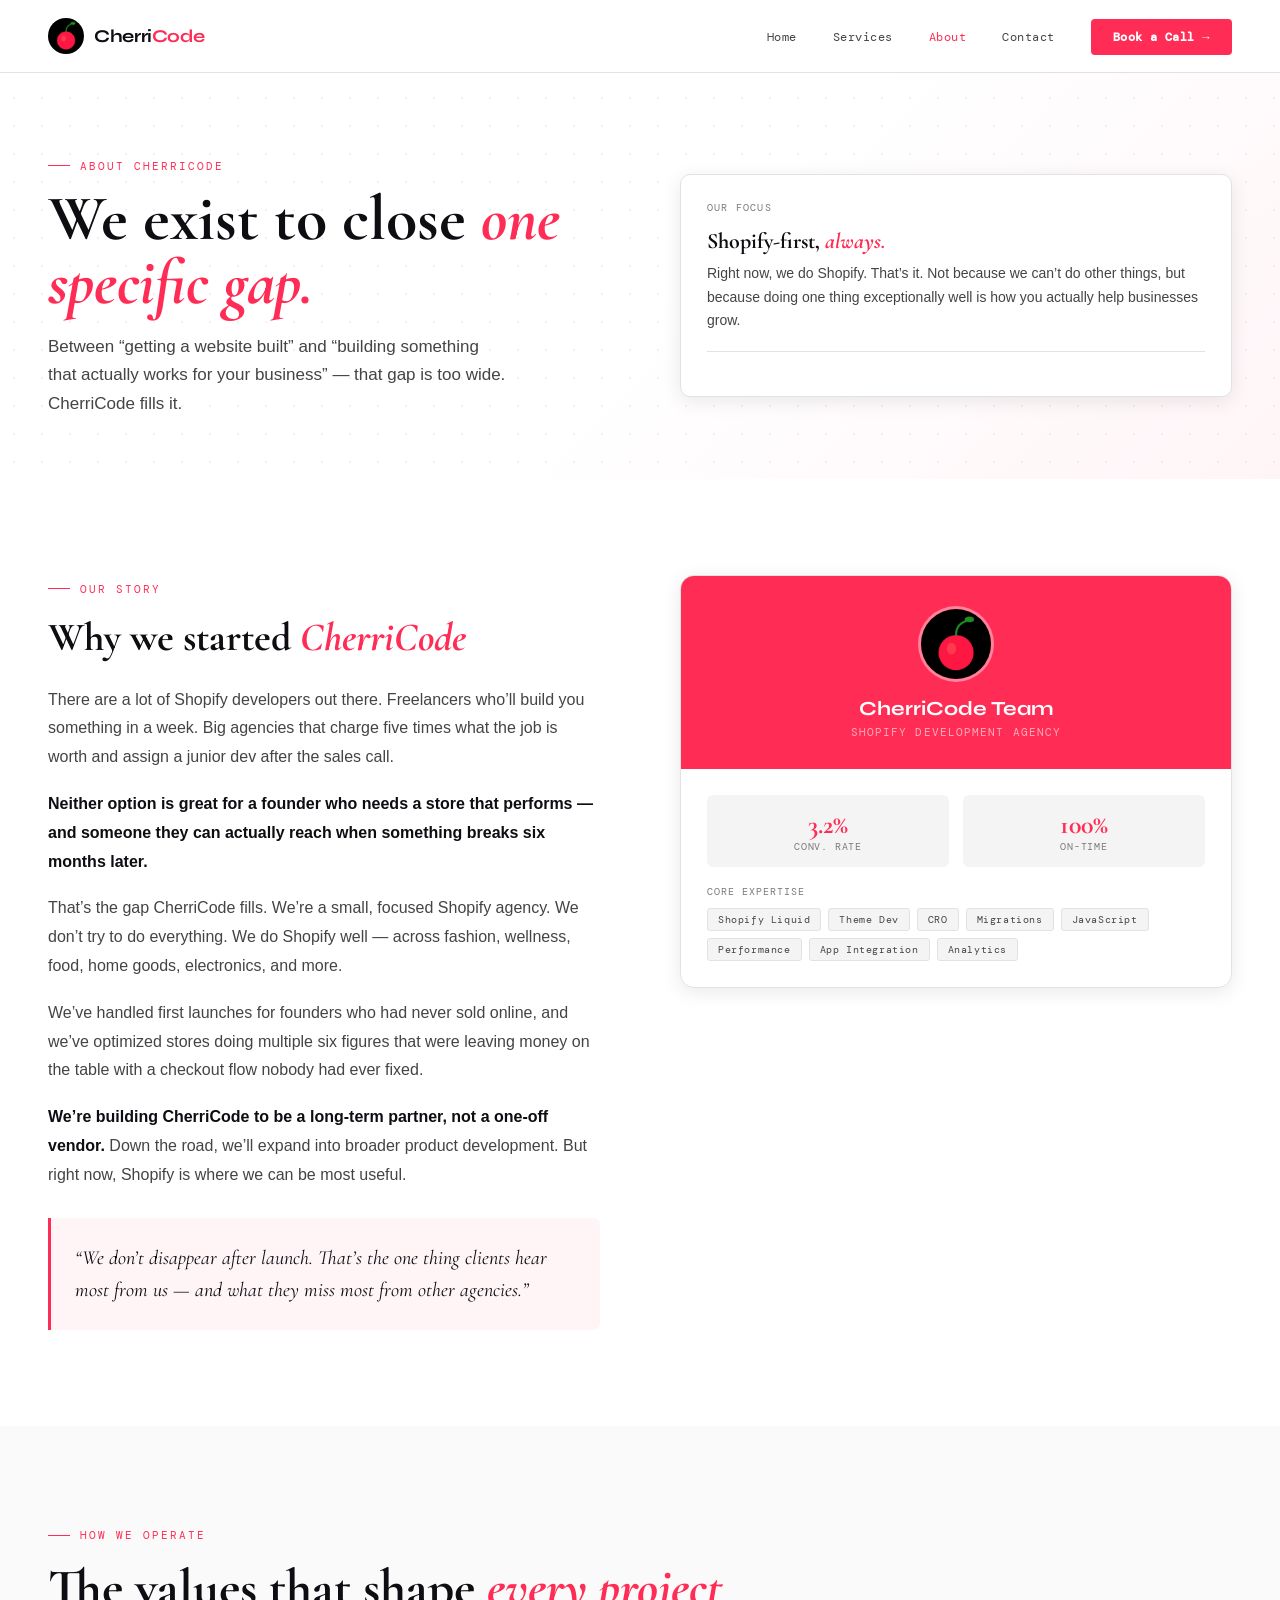
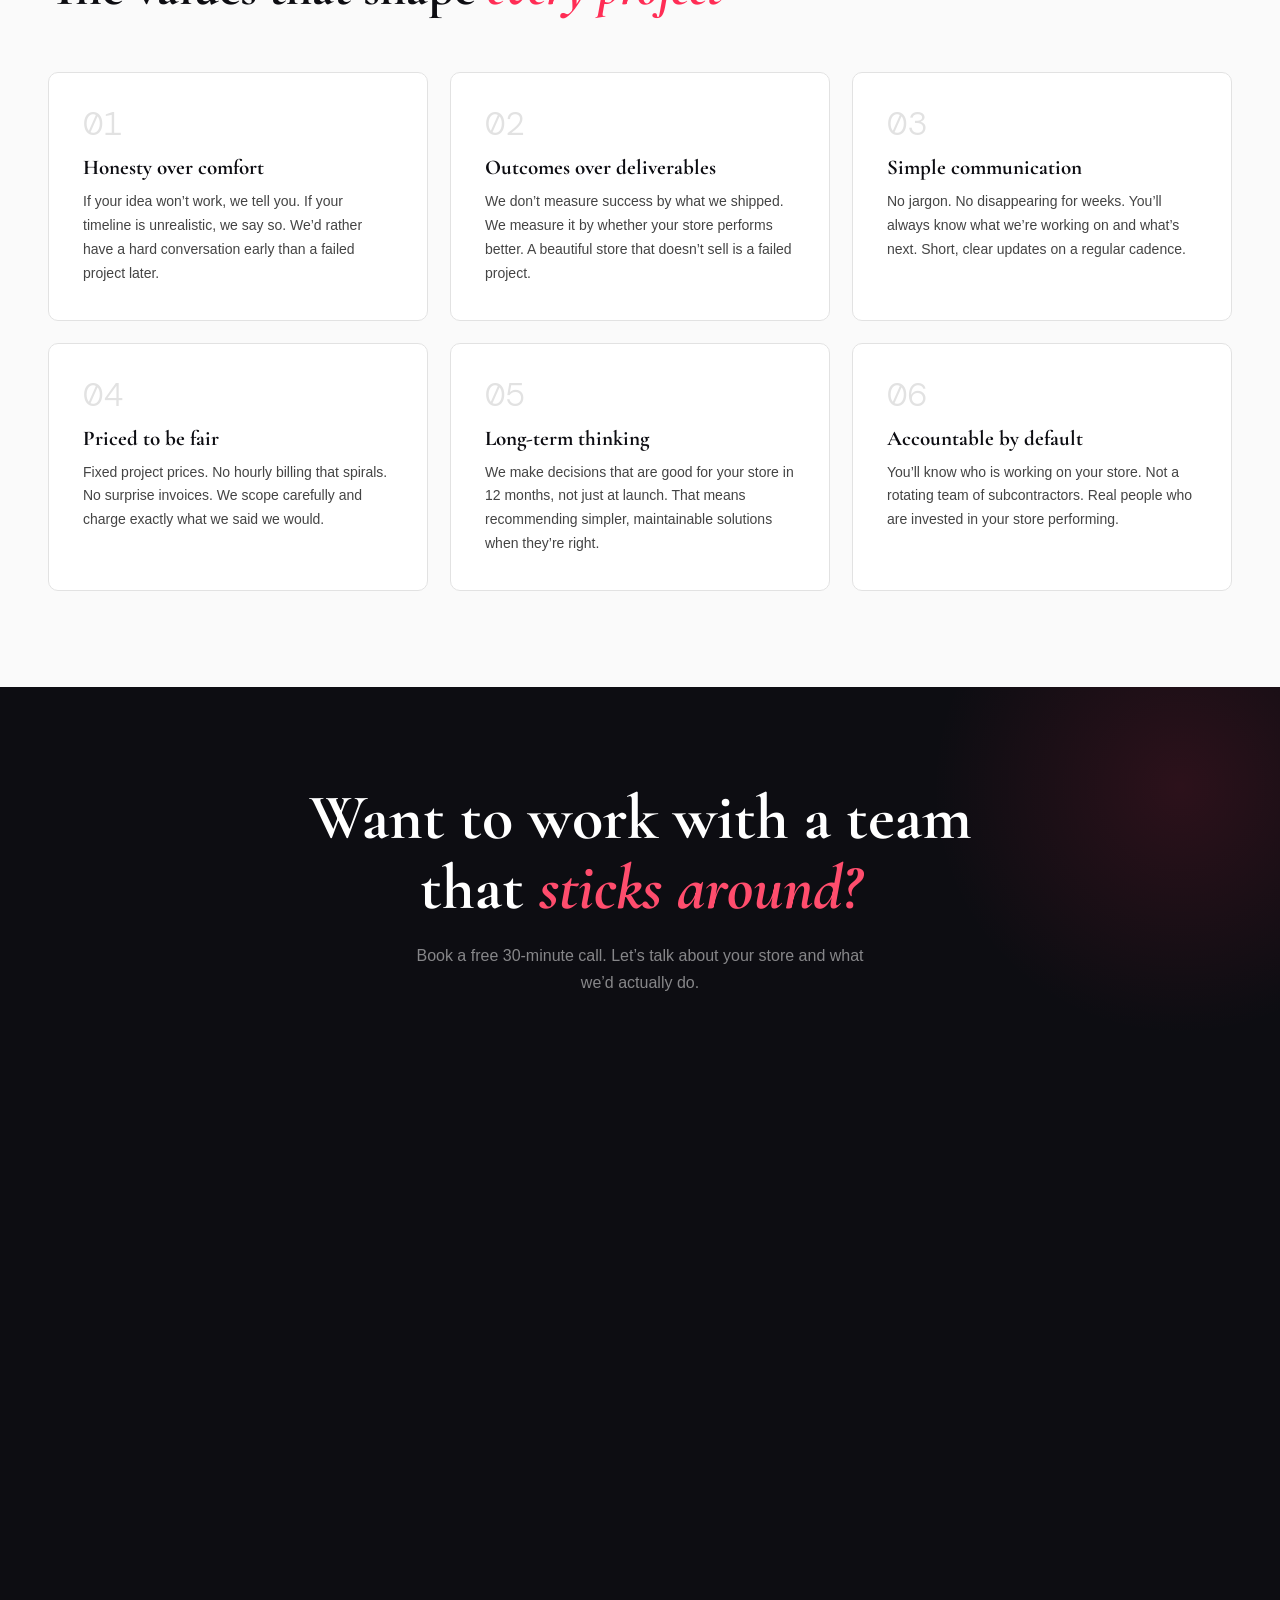
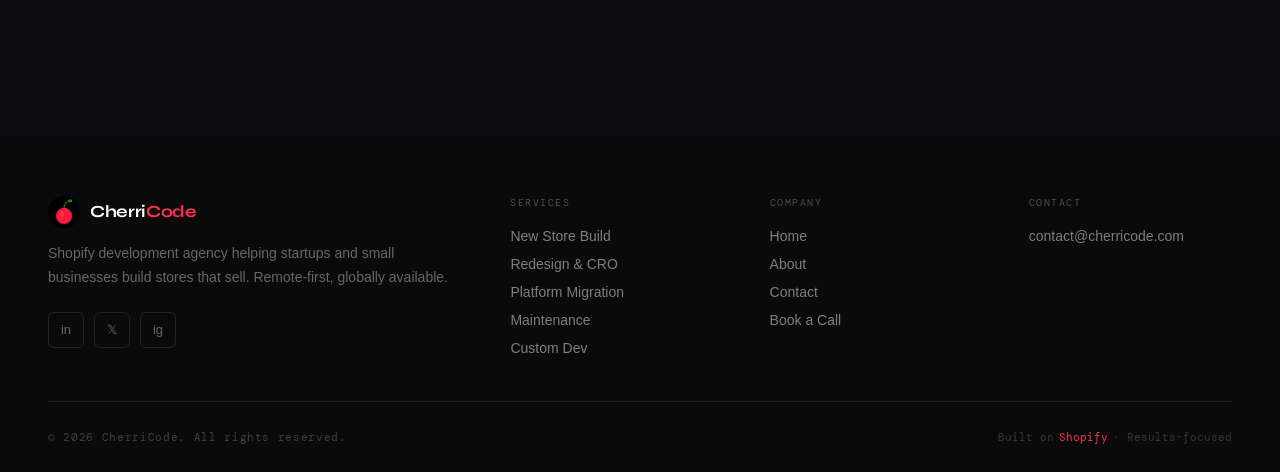
<file: Cherricode_V2/about.html>
<!DOCTYPE html>
<html lang="en">
<head>
<meta charset="UTF-8">
<meta name="viewport" content="width=device-width, initial-scale=1.0">
<title>CherriCode — Shopify Development Agency</title>
<link href="https://fonts.googleapis.com/css2?family=Cormorant+Garamond:ital,wght@0,400;0,600;0,700;1,400;1,600&family=Syne:wght@400;500;600;700;800&family=DM+Mono:wght@300;400;500&display=swap" rel="stylesheet">
<link rel="stylesheet" href="style.css"/>
</head>
<body>

<div class="cursor" id="cursor"></div>
<div class="cursor-ring" id="cursorRing"></div>

<!-- NAV -->
<nav id="mainNav">
  <div class="nav-inner">
    <a class="nav-logo" href="index.html" onclick="showPage('home')">
      <img src="[data-uri]" alt="CherriCode logo">
      <span class="logo-wordmark">Cherri<span>Code</span></span>
    </a>
    <ul class="nav-links" id="navLinks">
      <li><a href="index.html">Home</a></li>
      <li><a href="service.html">Services</a></li>
      <li><a href="about.html" class="active">About</a></li>
      <li><a href="contact.html">Contact</a></li>
      <li><a href="contact.html" class="nav-cta">Book a Call →</a></li>
    </ul>

    <!-- HAMBURGER -->
    <div class="hamburger" id="hamburger">
      <span></span>
      <span></span>
    </div>
  </div>
</nav>
<div class="page" id="page-about">
  <div class="page-hero">
    <div class="page-hero-bg"></div>
    <div class="page-hero-dots"></div>
    <div class="page-hero-inner">
      <div class="page-title-block">
        <div class="section-eyebrow an1" style="margin-bottom:14px;">About CherriCode</div>
        <h1 class="an2">We exist to close <em>one specific gap.</em></h1>
        <p class="an3">Between &ldquo;getting a website built&rdquo; and &ldquo;building something that actually works for your business&rdquo; &mdash; that gap is too wide. CherriCode fills it.</p>
      </div>
      <div class="an4" style="background:white;border:1px solid var(--ink-10);border-radius:10px;padding:26px;box-shadow:var(--shadow-md);">
        <div style="font-family:var(--mono);font-size:10px;color:var(--ink-40);letter-spacing:.12em;text-transform:uppercase;margin-bottom:14px;">Our Focus</div>
        <div style="font-family:var(--serif);font-size:22px;font-weight:700;color:var(--ink);margin-bottom:8px;">Shopify-first, <em style="color:var(--cherry)">always.</em></div>
        <div style="font-size:14px;color:var(--ink-60);line-height:1.7;">Right now, we do Shopify. That&rsquo;s it. Not because we can&rsquo;t do other things, but because doing one thing exceptionally well is how you actually help businesses grow.</div>
        <div style="margin-top:18px;padding-top:18px;border-top:1px solid var(--ink-10);display:flex;gap:22px;">
          <!-- <div><div style="font-family:var(--serif);font-size:28px;font-weight:700;color:var(--cherry);">50+</div><div style="font-family:var(--mono);font-size:9px;color:var(--ink-40);letter-spacing:.1em;text-transform:uppercase;">Projects</div></div>
          <div><div style="font-family:var(--serif);font-size:28px;font-weight:700;color:var(--cherry);">4+</div><div style="font-family:var(--mono);font-size:9px;color:var(--ink-40);letter-spacing:.1em;text-transform:uppercase;">Years</div></div>
          <div><div style="font-family:var(--serif);font-size:28px;font-weight:700;color:var(--cherry);">12+</div><div style="font-family:var(--mono);font-size:9px;color:var(--ink-40);letter-spacing:.1em;text-transform:uppercase;">Countries</div></div> -->
        </div>
      </div>
    </div>
  </div>

  <section style="background:white;padding:96px 0;">
    <div class="container">
      <div class="about-story">
        <div class="story-text fade-up">
          <div class="section-eyebrow">Our Story</div>
          <h2>Why we started <em>CherriCode</em></h2>
          <p>There are a lot of Shopify developers out there. Freelancers who&rsquo;ll build you something in a week. Big agencies that charge five times what the job is worth and assign a junior dev after the sales call.</p>
          <p><strong>Neither option is great for a founder who needs a store that performs &mdash; and someone they can actually reach when something breaks six months later.</strong></p>
          <p>That&rsquo;s the gap CherriCode fills. We&rsquo;re a small, focused Shopify agency. We don&rsquo;t try to do everything. We do Shopify well &mdash; across fashion, wellness, food, home goods, electronics, and more.</p>
          <p>We&rsquo;ve handled first launches for founders who had never sold online, and we&rsquo;ve optimized stores doing multiple six figures that were leaving money on the table with a checkout flow nobody had ever fixed.</p>
          <p><strong>We&rsquo;re building CherriCode to be a long-term partner, not a one-off vendor.</strong> Down the road, we&rsquo;ll expand into broader product development. But right now, Shopify is where we can be most useful.</p>
          <div style="margin-top:28px;padding:24px;background:var(--cherry-pale);border-left:3px solid var(--cherry);border-radius:0 6px 6px 0;">
            <p style="font-family:var(--serif);font-size:20px;font-style:italic;color:var(--ink);margin:0;line-height:1.6;">&ldquo;We don&rsquo;t disappear after launch. That&rsquo;s the one thing clients hear most from us &mdash; and what they miss most from other agencies.&rdquo;</p>
          </div>
        </div>
        <div class="story-visual fade-up">
          <div class="team-card">
            <div class="team-card-header">
              <div class="team-avatar-img"><img src="[data-uri]" alt="CherriCode"></div>
              <div class="team-name">CherriCode Team</div>
              <div class="team-role">SHOPIFY DEVELOPMENT AGENCY</div>
            </div>
            <div class="team-card-body">
              <div class="team-stat-row">
                <div class="team-stat"><div class="team-stat-num">3.2%</div><div class="team-stat-label">Conv. Rate</div></div>
                <div class="team-stat"><div class="team-stat-num">100%</div><div class="team-stat-label">On-Time</div></div>
              </div>
              <div style="font-family:var(--mono);font-size:10px;color:var(--ink-40);letter-spacing:.1em;text-transform:uppercase;margin-bottom:10px;">Core Expertise</div>
              <div class="skills-list">
                <span class="skill-tag">Shopify Liquid</span><span class="skill-tag">Theme Dev</span><span class="skill-tag">CRO</span><span class="skill-tag">Migrations</span><span class="skill-tag">JavaScript</span><span class="skill-tag">Performance</span><span class="skill-tag">App Integration</span><span class="skill-tag">Analytics</span>
              </div>
            </div>
          </div>
        </div>
      </div>
    </div>
  </section>

  <section style="background:var(--off-white);padding:96px 0;">
    <div class="container">
      <div class="section-eyebrow fade-up">How We Operate</div>
      <h2 class="section-title fade-up">The values that shape <em>every project</em></h2>
      <div class="values-grid fade-up">
        <div class="value-card"><div class="value-num">01</div><div class="value-title">Honesty over comfort</div><p class="value-desc">If your idea won&rsquo;t work, we tell you. If your timeline is unrealistic, we say so. We&rsquo;d rather have a hard conversation early than a failed project later.</p></div>
        <div class="value-card"><div class="value-num">02</div><div class="value-title">Outcomes over deliverables</div><p class="value-desc">We don&rsquo;t measure success by what we shipped. We measure it by whether your store performs better. A beautiful store that doesn&rsquo;t sell is a failed project.</p></div>
        <div class="value-card"><div class="value-num">03</div><div class="value-title">Simple communication</div><p class="value-desc">No jargon. No disappearing for weeks. You&rsquo;ll always know what we&rsquo;re working on and what&rsquo;s next. Short, clear updates on a regular cadence.</p></div>
        <div class="value-card"><div class="value-num">04</div><div class="value-title">Priced to be fair</div><p class="value-desc">Fixed project prices. No hourly billing that spirals. No surprise invoices. We scope carefully and charge exactly what we said we would.</p></div>
        <div class="value-card"><div class="value-num">05</div><div class="value-title">Long-term thinking</div><p class="value-desc">We make decisions that are good for your store in 12 months, not just at launch. That means recommending simpler, maintainable solutions when they&rsquo;re right.</p></div>
        <div class="value-card"><div class="value-num">06</div><div class="value-title">Accountable by default</div><p class="value-desc">You&rsquo;ll know who is working on your store. Not a rotating team of subcontractors. Real people who are invested in your store performing.</p></div>
      </div>
    </div>
  </section>

  <section class="cta-section"><div class="container"><div class="cta-inner">
    <h2 class="cta-title">Want to work with a team<br>that <em>sticks around?</em></h2>
    <p class="cta-sub">Book a free 30-minute call. Let&rsquo;s talk about your store and what we&rsquo;d actually do.</p>
    <!-- Calendly inline widget begin -->
    <div class="calendly-inline-widget" data-url="https://calendly.com/hellocherricode/30min?hide_gdpr_banner=1&primary_color=ff2d55" style="min-width:320px;height:700px;"></div>
    <script type="text/javascript" src="https://assets.calendly.com/assets/external/widget.js" async></script>
    <!-- Calendly inline widget end -->
      </div></div></section>

  <footer>
    <div class="container">
      <div class="footer-grid">
        <div>
          <div style="display:flex;align-items:center;gap:10px;">
            <img src="[data-uri]" style="width:32px;height:32px;border-radius:50%;object-fit:cover;">
            <span class="logo-wordmark" style="color:white;font-size:17px;">Cherri<span>Code</span></span>
          </div>
          <p class="footer-desc">Shopify development agency helping startups and small businesses build stores that sell. Remote-first, globally available.</p>
          <div class="footer-social">
            <a class="social-btn" target="_blank" href="https://in.linkedin.com/company/cherricode">in</a>
            <a class="social-btn" target="_blank">&#120143;</a>
            <a class="social-btn" target="_blank" href="https://www.instagram.com/cherricode">ig</a>
          </div>
        </div>
        <div><div class="footer-col-title">Services</div><ul class="footer-links"><li><a href="service.html">New Store Build</a></li><li><a href="service.html">Redesign &amp; CRO</a></li><li><a href="service.html">Platform Migration</a></li><li><a href="service.html">Maintenance</a></li><li><a href="service.html">Custom Dev</a></li></ul></div>
        <div><div class="footer-col-title">Company</div><ul class="footer-links"><li><a href="index.html">Home</a></li><li><a href="about.html">About</a></li><li><a href="contact.html">Contact</a></li><li><a href="contact.html">Book a Call</a></li></ul></div>
        <div><div class="footer-col-title">Contact</div><ul class="footer-links"><li><a href="mailto:contact@cherricode.com">contact@cherricode.com</a></li></ul></div>
      </div>
      <div class="footer-bottom">
        <div class="footer-copy">&copy; 2026 CherriCode. All rights reserved.</div>
        <div class="footer-built">Built on <span>Shopify</span> &middot; Results-focused</div>
      </div>
    </div>
  </footer>
</div>

<script src="script.js"></script>
</body>
</html>
</file>
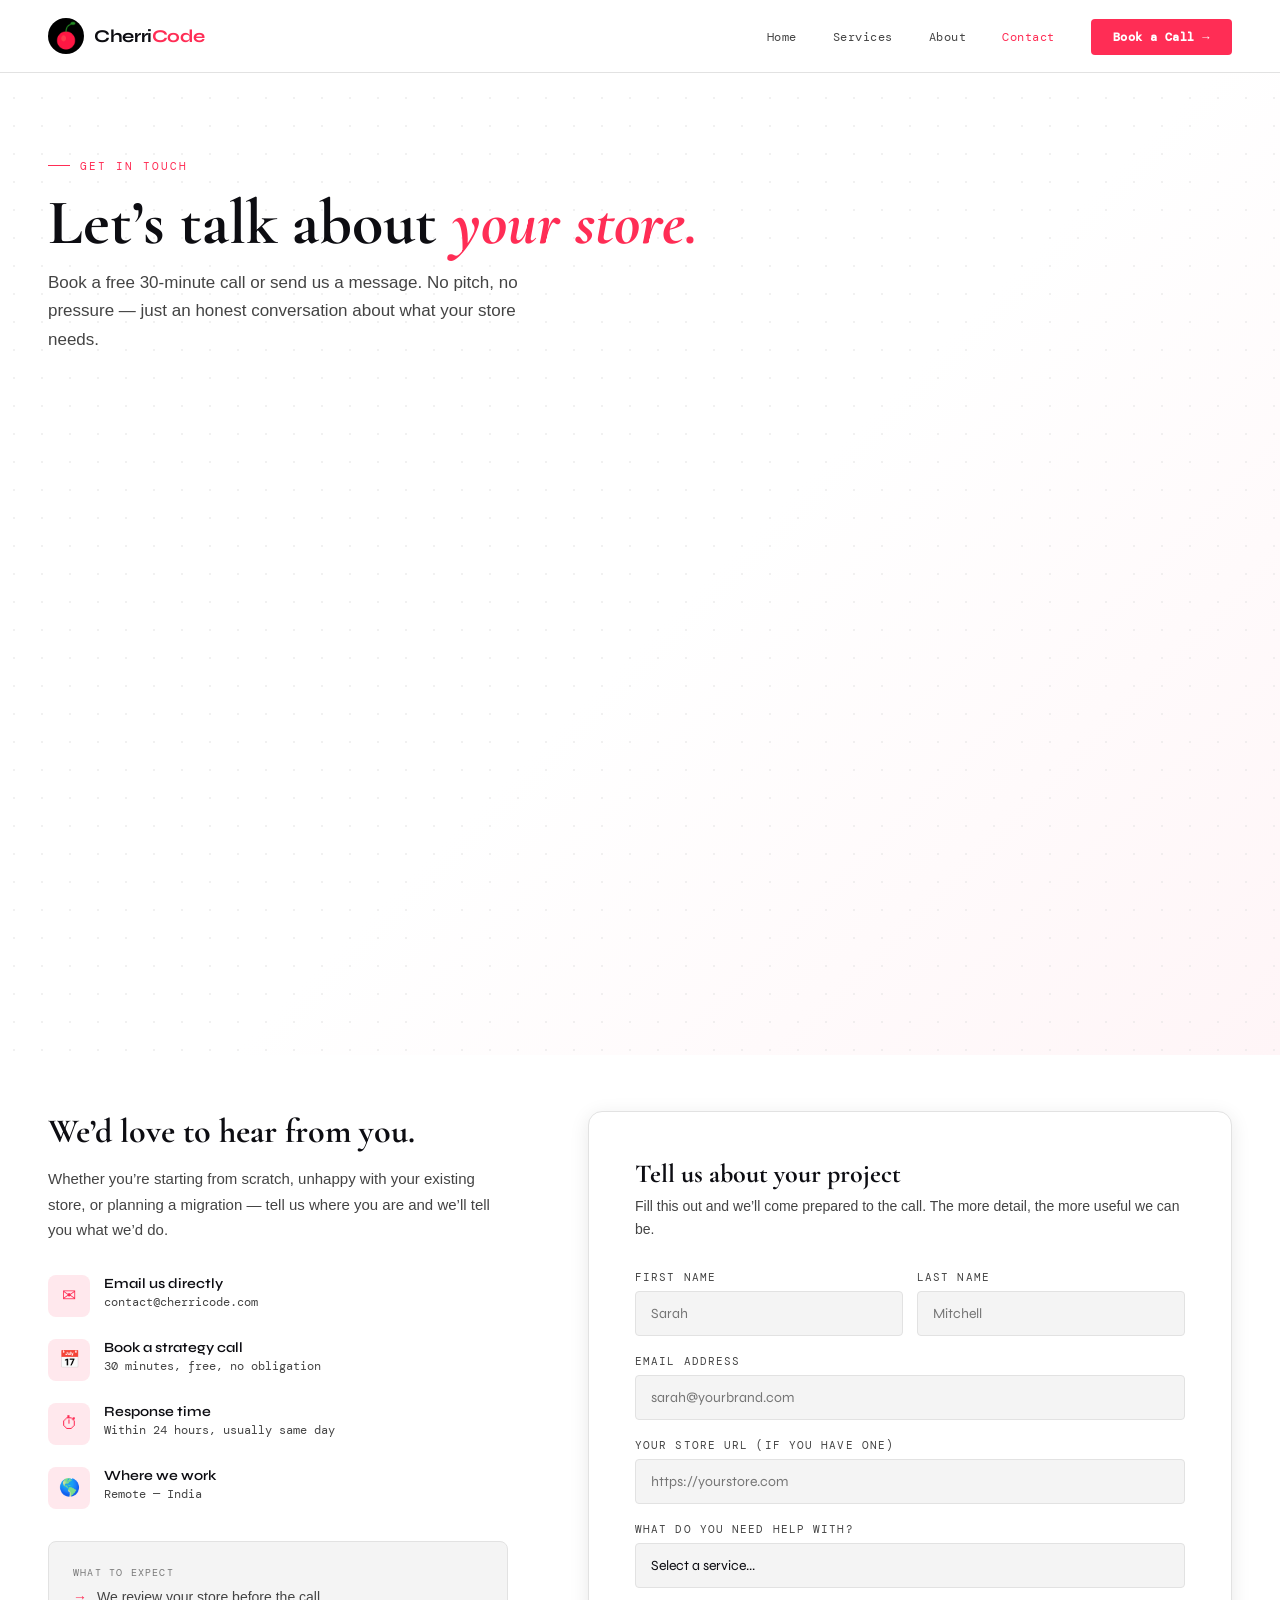
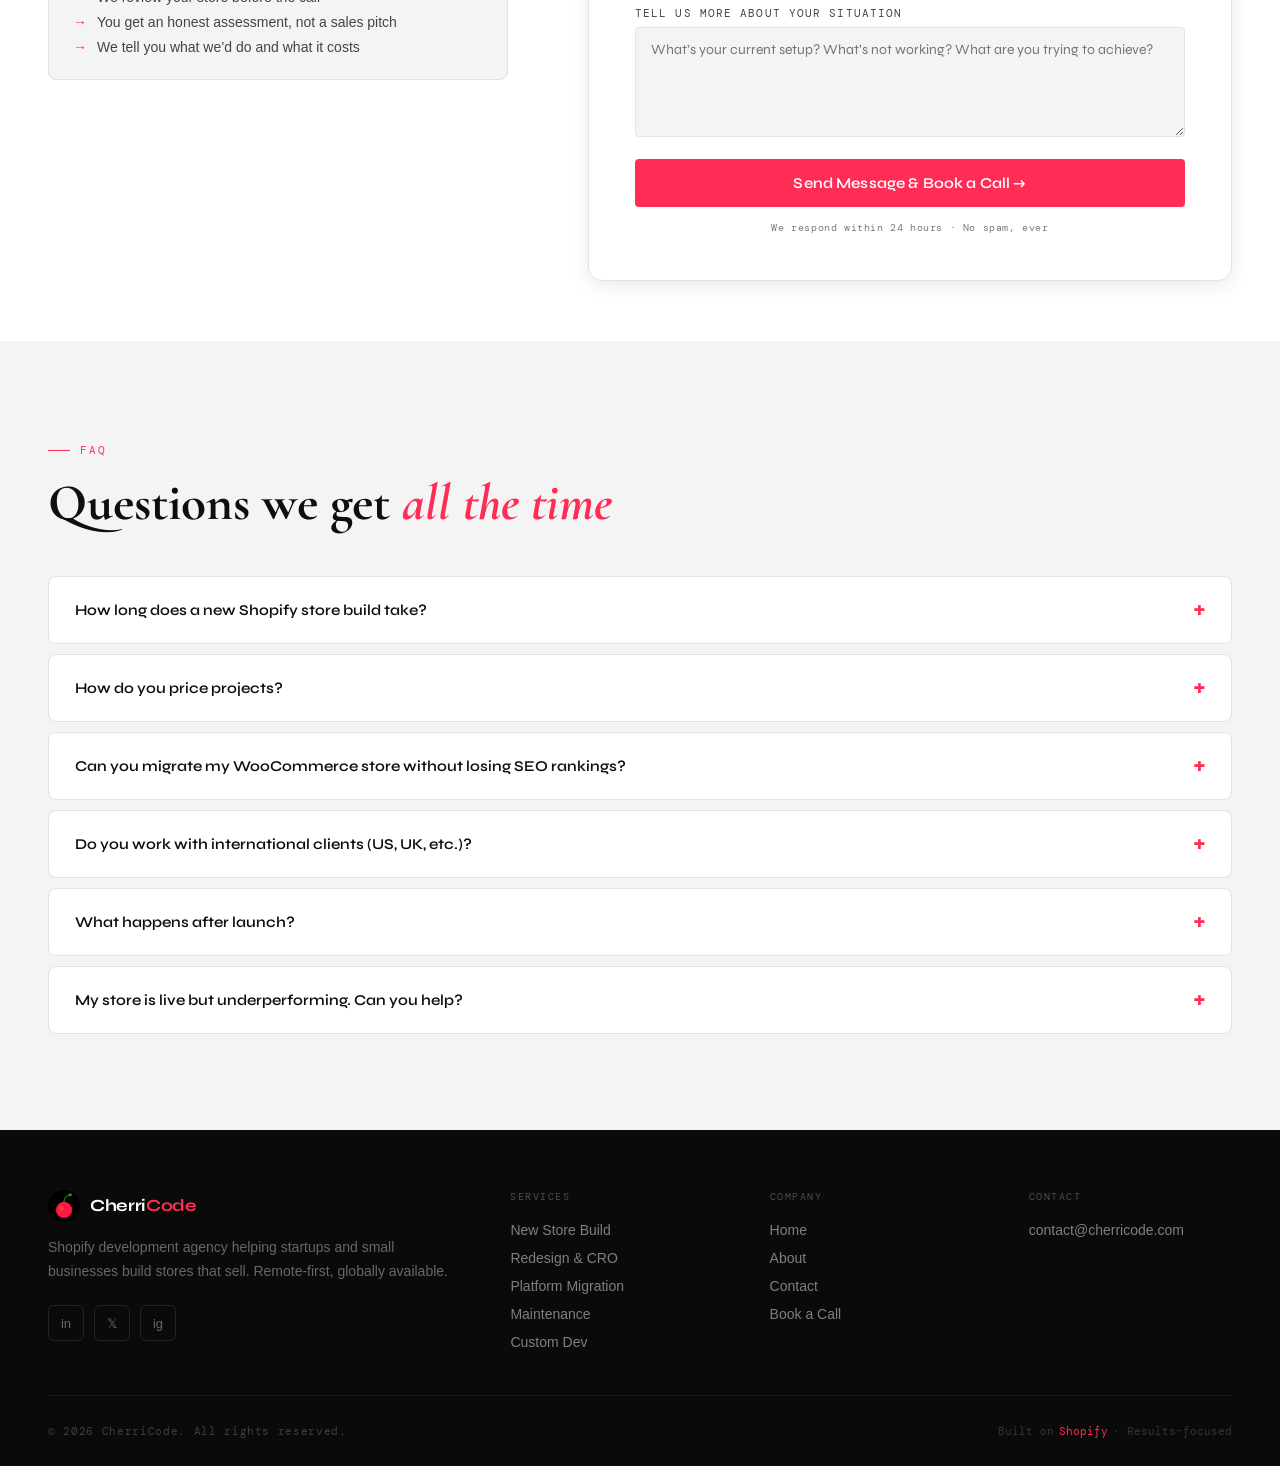
<file: Cherricode_V2/contact.html>
<!DOCTYPE html>
<html lang="en">
<head>
<meta charset="UTF-8">
<meta name="viewport" content="width=device-width, initial-scale=1.0">
<title>CherriCode — Shopify Development Agency</title>
<link href="https://fonts.googleapis.com/css2?family=Cormorant+Garamond:ital,wght@0,400;0,600;0,700;1,400;1,600&family=Syne:wght@400;500;600;700;800&family=DM+Mono:wght@300;400;500&display=swap" rel="stylesheet">
<link rel="stylesheet" href="style.css"/>
</head>
<body>

<div class="cursor" id="cursor"></div>
<div class="cursor-ring" id="cursorRing"></div>

<!-- NAV -->
<nav id="mainNav">
  <div class="nav-inner">
    <a class="nav-logo" href="index.html">
      <img src="[data-uri]" alt="CherriCode logo">
      <span class="logo-wordmark">Cherri<span>Code</span></span>
    </a>
    <ul class="nav-links" id="navLinks">
      <li><a href="index.html">Home</a></li>
      <li><a href="service.html">Services</a></li>
      <li><a href="about.html">About</a></li>
      <li><a href="contact.html" class="active">Contact</a></li>
      <li><a href="contact.html" class="nav-cta">Book a Call →</a></li>
    </ul>

    <!-- HAMBURGER -->
    <div class="hamburger" id="hamburger">
      <span></span>
      <span></span>
    </div>
  </div>
</nav>

<div class="page" id="page-contact">
  <div class="page-hero">
    <div class="page-hero-bg"></div>
    <div class="page-hero-dots"></div>
    <div style="max-width:1280px;margin:0 auto;padding:80px 48px 0px;position:relative;z-index:2;">
      <div class="section-eyebrow">Get in Touch</div>
      <h1 style="font-family:var(--serif);font-size:clamp(42px,5vw,68px);font-weight:700;color:var(--ink);line-height:1.0;margin-bottom:14px;">Let&rsquo;s talk about <em style="color:var(--cherry);font-style:italic;">your store.</em></h1>
      <p style="font-size:17px;color:var(--ink-60);line-height:1.7;max-width:480px;">Book a free 30-minute call or send us a message. No pitch, no pressure &mdash; just an honest conversation about what your store needs.</p>
      <!-- Calendly inline widget begin -->
      <div class="calendly-inline-widget" data-url="https://calendly.com/hellocherricode/30min?hide_gdpr_banner=1&primary_color=ff2d55" style="min-width:320px;height:700px;"></div>
      <script type="text/javascript" src="https://assets.calendly.com/assets/external/widget.js" async></script>
      <!-- Calendly inline widget end -->
    </div>
  </div>

  <section style="background:white;padding:0 0 60px 0;">
    <div class="container">
      <div class="contact-grid">
        <div class="contact-info fade-up">
          <h2>We&rsquo;d love to hear from you.</h2>
          <p>Whether you&rsquo;re starting from scratch, unhappy with your existing store, or planning a migration &mdash; tell us where you are and we&rsquo;ll tell you what we&rsquo;d do.</p>
          <div class="contact-method"><div class="contact-icon">&#9993;</div><div><div class="contact-method-title">Email us directly</div><div class="contact-method-val">contact@cherricode.com</div></div></div>
          <div class="contact-method"><div class="contact-icon">&#128197;</div><div><div class="contact-method-title">Book a strategy call</div><div class="contact-method-val">30 minutes, free, no obligation</div></div></div>
          <div class="contact-method"><div class="contact-icon">&#9201;</div><div><div class="contact-method-title">Response time</div><div class="contact-method-val">Within 24 hours, usually same day</div></div></div>
          <div class="contact-method"><div class="contact-icon">&#127758;</div><div><div class="contact-method-title">Where we work</div><div class="contact-method-val">Remote &mdash; India</div></div></div>
          <div style="margin-top:32px;padding:24px;background:var(--ink-05);border-radius:8px;border:1px solid var(--ink-10);">
            <div style="font-family:var(--mono);font-size:10px;color:var(--ink-40);letter-spacing:.12em;text-transform:uppercase;margin-bottom:10px;">What to expect</div>
            <div style="display:flex;flex-direction:column;gap:9px;">
              <div style="font-size:14px;color:var(--ink-60);display:flex;gap:10px;align-items:flex-start;"><span style="color:var(--cherry);font-weight:700;">&rarr;</span>We review your store before the call</div>
              <div style="font-size:14px;color:var(--ink-60);display:flex;gap:10px;align-items:flex-start;"><span style="color:var(--cherry);font-weight:700;">&rarr;</span>You get an honest assessment, not a sales pitch</div>
              <div style="font-size:14px;color:var(--ink-60);display:flex;gap:10px;align-items:flex-start;"><span style="color:var(--cherry);font-weight:700;">&rarr;</span>We tell you what we&rsquo;d do and what it costs</div>
            </div>
          </div>
        </div>
        <div class="contact-form fade-up">
          <div class="form-title">Tell us about your project</div>
          <p class="form-sub">Fill this out and we&rsquo;ll come prepared to the call. The more detail, the more useful we can be.</p>
          <div class="form-row">
            <div class="form-group"><label>First Name</label><input type="text" placeholder="Sarah"></div>
            <div class="form-group"><label>Last Name</label><input type="text" placeholder="Mitchell"></div>
          </div>
          <div class="form-group"><label>Email Address</label><input type="email" placeholder="sarah@yourbrand.com"></div>
          <div class="form-group"><label>Your Store URL (if you have one)</label><input type="url" placeholder="https://yourstore.com"></div>
          <div class="form-group"><label>What do you need help with?</label>
            <select>
              <option value="">Select a service...</option>
              <option>New Shopify Store Build</option>
              <option>Store Redesign &amp; Optimization</option>
              <option>Platform Migration to Shopify</option>
              <option>Ongoing Maintenance &amp; Support</option>
              <option>Speed &amp; Performance Optimization</option>
              <option>Custom Development</option>
              <option>Not sure &mdash; I need advice</option>
            </select>
          </div>
          <div class="form-group"><label>Tell us more about your situation</label><textarea placeholder="What&rsquo;s your current setup? What&rsquo;s not working? What are you trying to achieve?"></textarea></div>
          <button class="btn-submit" onclick="submitForm()">Send Message &amp; Book a Call &rarr;</button>
          <div class="form-note">We respond within 24 hours &middot; No spam, ever</div>
          <div class="success-msg" id="successMsg"><p>&#10003; <strong>Message sent!</strong> We&rsquo;ll review your store and get back to you within 24 hours to confirm the call.</p></div>
        </div>
      </div>
    </div>
  </section>

  <section class="faq-section">
    <div class="container">
      <div class="section-eyebrow fade-up">FAQ</div>
      <h2 class="section-title fade-up">Questions we get <em>all the time</em></h2>
      <div class="faq-list fade-up">
        <div class="faq-item"><div class="faq-q" onclick="toggleFaq(this)">How long does a new Shopify store build take?<span class="faq-toggle">+</span></div><div class="faq-a"><p>Most new builds take 3&ndash;6 weeks from signed contract to launch. Simple stores can be done in 2&ndash;3 weeks. Complex builds with custom functionality or large catalogs take 6&ndash;8 weeks. We give you a realistic timeline in the proposal &mdash; not an optimistic one.</p></div></div>
        <div class="faq-item"><div class="faq-q" onclick="toggleFaq(this)">How do you price projects?<span class="faq-toggle">+</span></div><div class="faq-a"><p>Fixed project prices &mdash; always. We scope carefully before quoting, so the number we give you is the number you pay. No hourly billing, no scope-creep surprises. Retainer plans are also flat monthly rates.</p></div></div>
        <div class="faq-item"><div class="faq-q" onclick="toggleFaq(this)">Can you migrate my WooCommerce store without losing SEO rankings?<span class="faq-toggle">+</span></div><div class="faq-a"><p>Yes &mdash; but it requires careful planning. We do a full SEO audit pre-migration, map every URL to its Shopify equivalent, set up proper 301 redirects, and monitor rankings closely post-launch. Most clients see rankings preserved or improved within 30&ndash;60 days.</p></div></div>
        <div class="faq-item"><div class="faq-q" onclick="toggleFaq(this)">Do you work with international clients (US, UK, etc.)?<span class="faq-toggle">+</span></div><div class="faq-a"><p>Yes &mdash; most of our clients are in the US, UK, Canada, and Australia. We work fully remote and overlap with US and UK business hours where possible. Async updates via Slack or email keep things moving across time zones.</p></div></div>
        <div class="faq-item"><div class="faq-q" onclick="toggleFaq(this)">What happens after launch?<span class="faq-toggle">+</span></div><div class="faq-a"><p>Every project includes 30 days of post-launch support. After that, we offer monthly retainer plans for clients who want ongoing help. A lot of our clients move to retainers after their initial project &mdash; it&rsquo;s the relationship we prefer.</p></div></div>
        <div class="faq-item"><div class="faq-q" onclick="toggleFaq(this)">My store is live but underperforming. Can you help?<span class="faq-toggle">+</span></div><div class="faq-a"><p>This is one of the most common things we work on. We start with an audit and build a prioritized list of changes. Often the issues are specific and fixable without a full redesign. We&rsquo;ll tell you honestly which approach makes sense after looking at your store.</p></div></div>
      </div>
    </div>
  </section>

  <footer>
    <div class="container">
      <div class="footer-grid">
        <div>
          <div style="display:flex;align-items:center;gap:10px;">
            <img src="[data-uri]" style="width:32px;height:32px;border-radius:50%;object-fit:cover;">
            <span class="logo-wordmark" style="color:white;font-size:17px;">Cherri<span>Code</span></span>
          </div>
          <p class="footer-desc">Shopify development agency helping startups and small businesses build stores that sell. Remote-first, globally available.</p>
          <div class="footer-social">
            <a class="social-btn" target="_blank" href="https://in.linkedin.com/company/cherricode">in</a>
            <a class="social-btn" target="_blank">&#120143;</a>
            <a class="social-btn" target="_blank" href="https://www.instagram.com/cherricode">ig</a>
          </div>
        </div>
        <div><div class="footer-col-title">Services</div><ul class="footer-links"><li><a href="service.html">New Store Build</a></li><li><a href="service.html">Redesign &amp; CRO</a></li><li><a href="service.html">Platform Migration</a></li><li><a href="service.html">Maintenance</a></li><li><a href="service.html">Custom Dev</a></li></ul></div>
        <div><div class="footer-col-title">Company</div><ul class="footer-links"><li><a href="index.html">Home</a></li><li><a href="about.html">About</a></li><li><a href="contact.html">Contact</a></li><li><a href="contact.html">Book a Call</a></li></ul></div>
        <div><div class="footer-col-title">Contact</div><ul class="footer-links"><li><a href="mailto:contact@cherricode.com">contact@cherricode.com</a></li></ul></div>
      </div>
      <div class="footer-bottom">
        <div class="footer-copy">&copy; 2026 CherriCode. All rights reserved.</div>
        <div class="footer-built">Built on <span>Shopify</span> &middot; Results-focused</div>
      </div>
    </div>
  </footer>
</div>

<script src="script.js"></script>
</body>
</html>
</file>
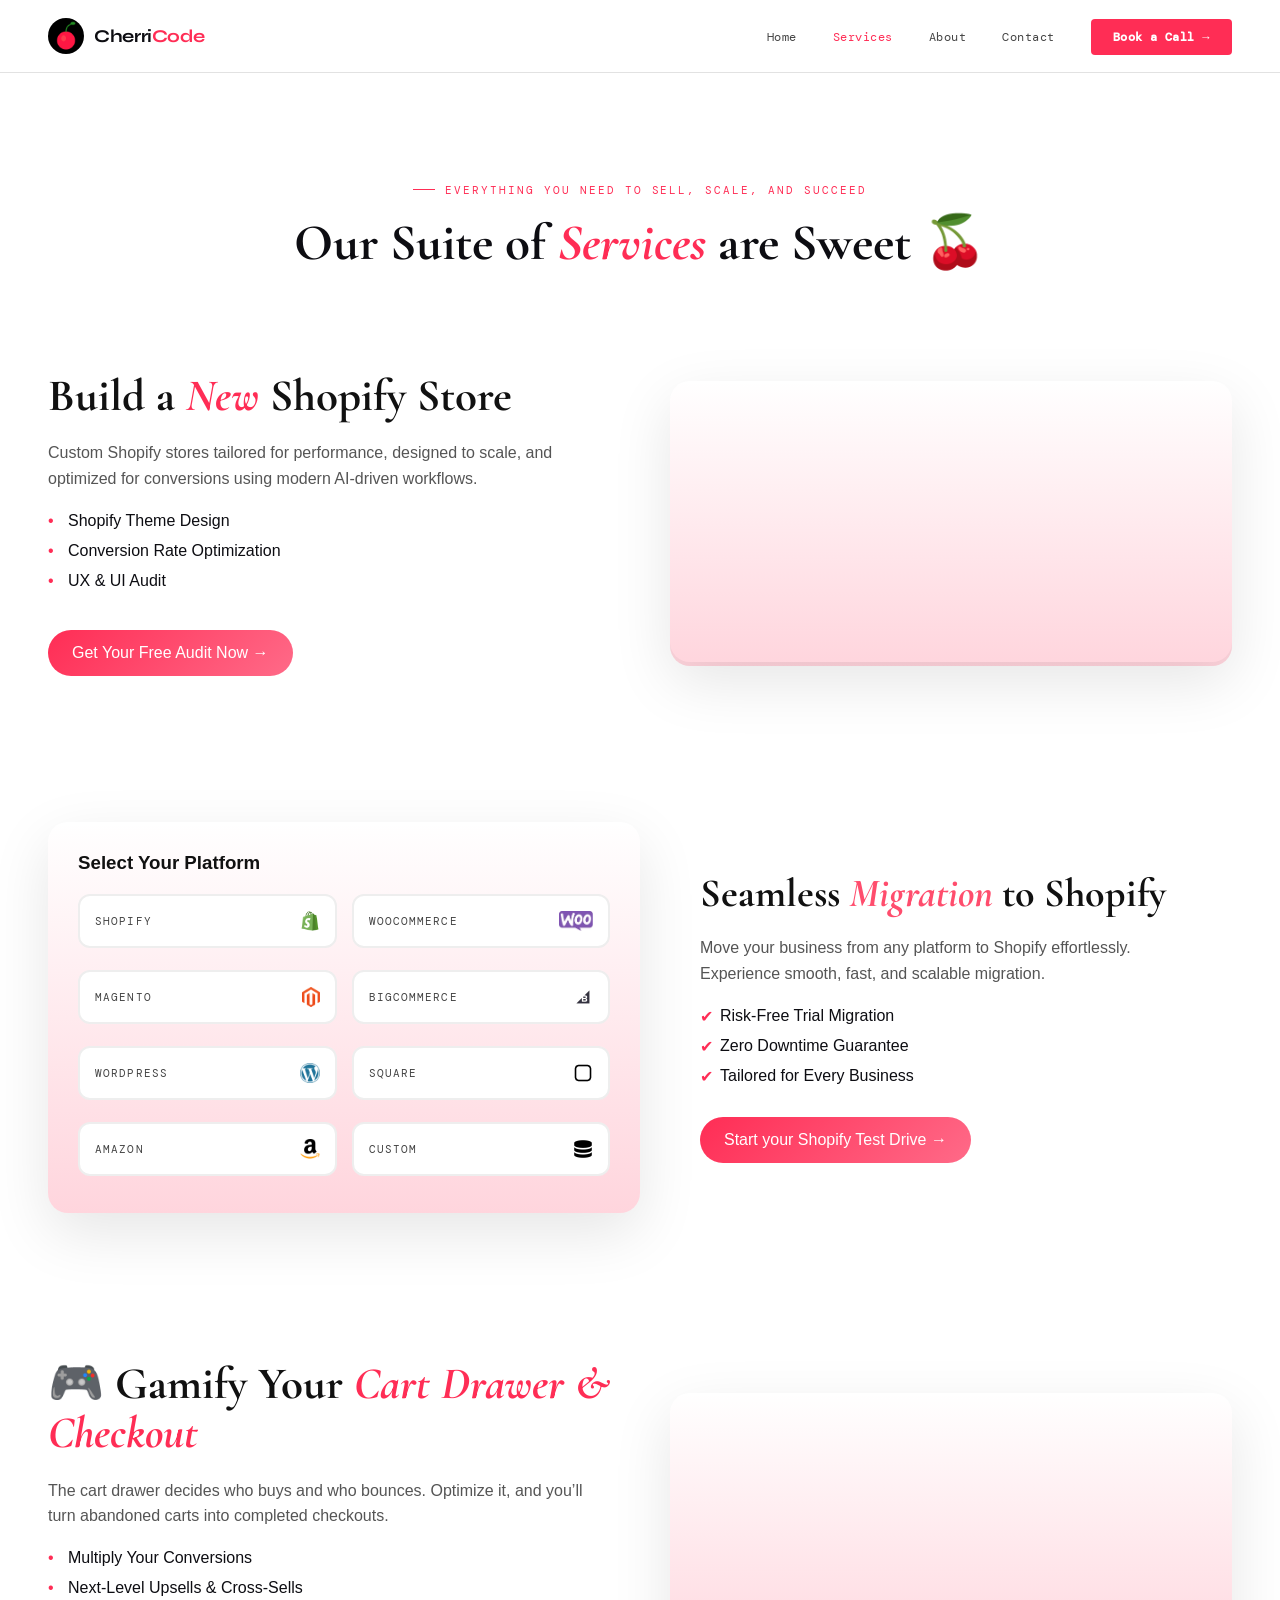
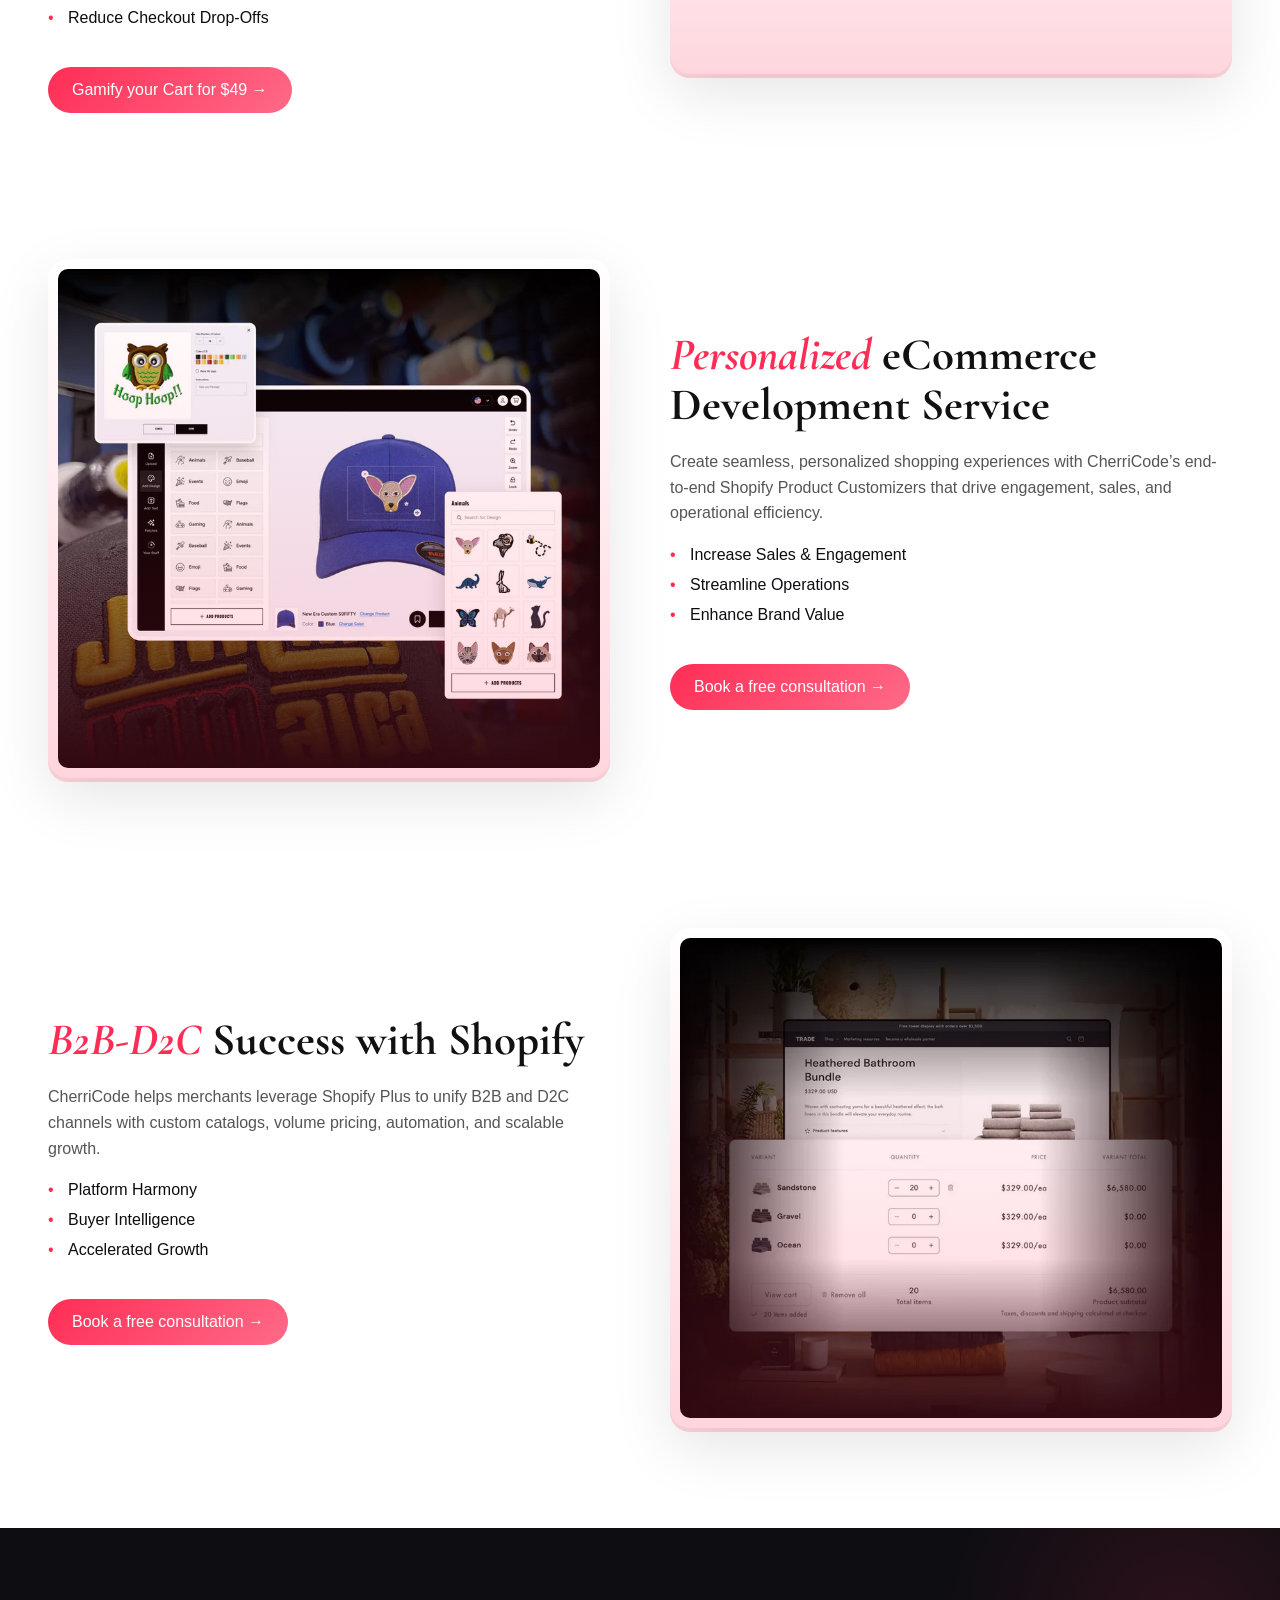
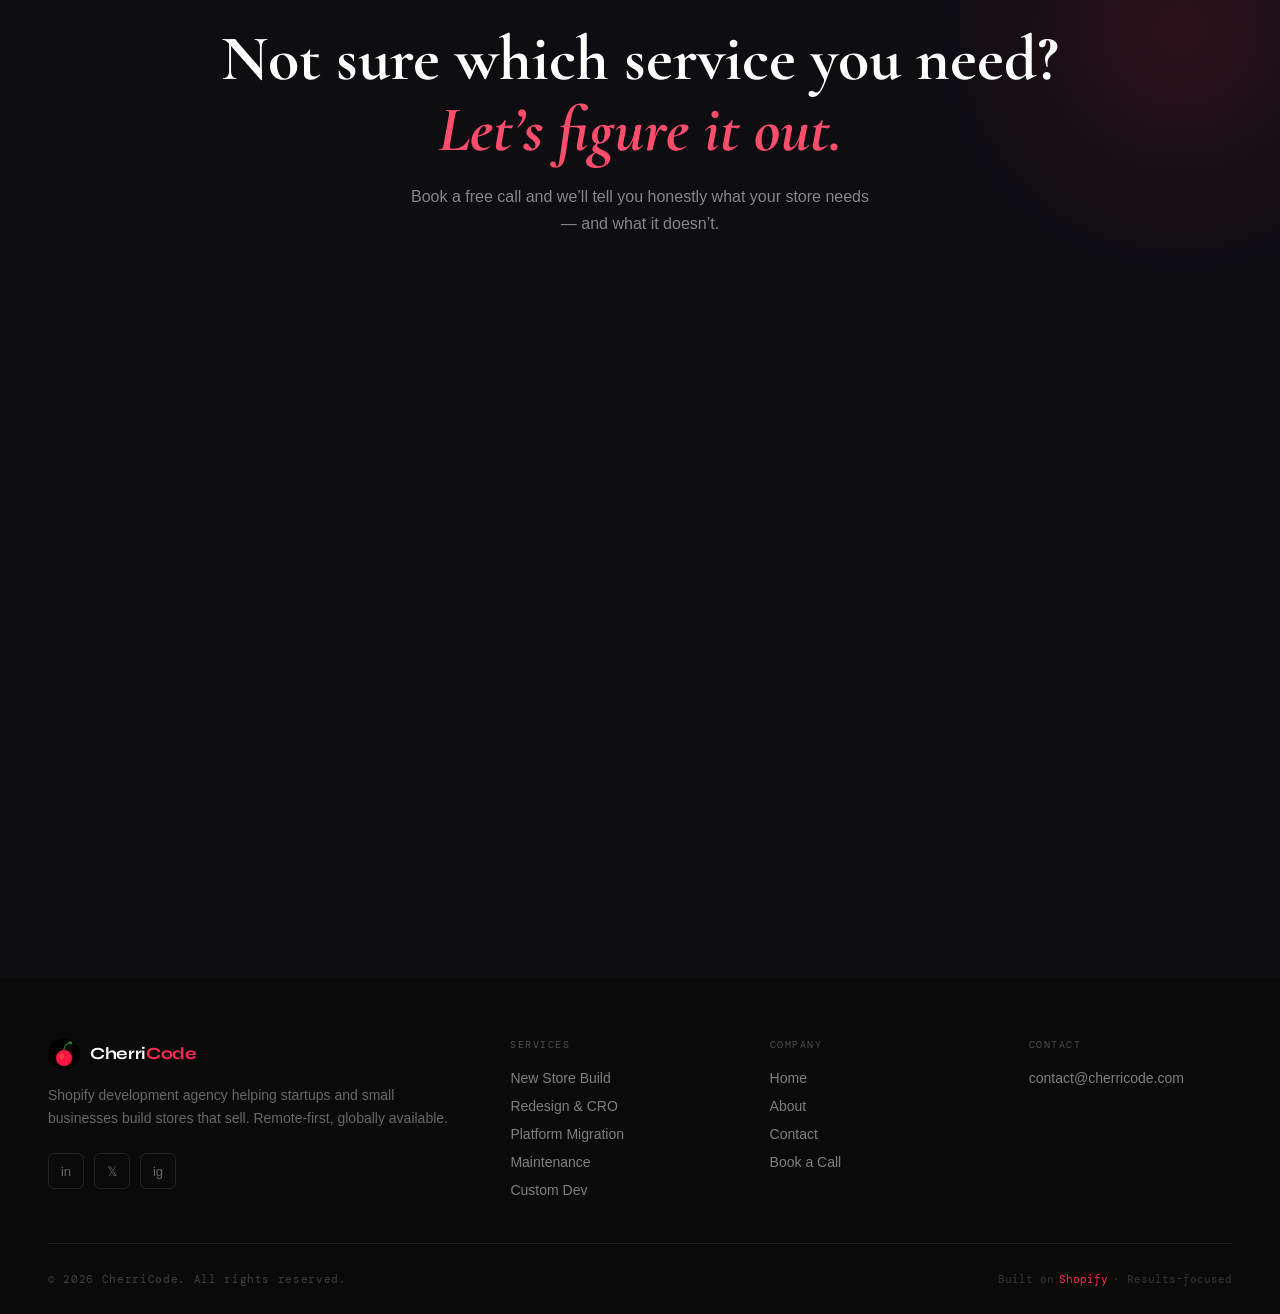
<file: Cherricode_V2/service.html>
<!DOCTYPE html>
<html lang="en">
<head>
<meta charset="UTF-8">
<meta name="viewport" content="width=device-width, initial-scale=1.0">
<title>CherriCode — Shopify Development Agency</title>
<link href="https://fonts.googleapis.com/css2?family=Cormorant+Garamond:ital,wght@0,400;0,600;0,700;1,400;1,600&family=Syne:wght@400;500;600;700;800&family=DM+Mono:wght@300;400;500&display=swap" rel="stylesheet">
<link rel="stylesheet" href="style.css"/>
</head>
<body>

<div class="cursor" id="cursor"></div>
<div class="cursor-ring" id="cursorRing"></div>

<!-- NAV -->
<nav id="mainNav">
  <div class="nav-inner">
    <a class="nav-logo" href="index.html">
      <img src="[data-uri]" alt="CherriCode logo">
      <span class="logo-wordmark">Cherri<span>Code</span></span>
    </a>
    <ul class="nav-links" id="navLinks">
      <li><a href="index.html">Home</a></li>
      <li><a href="service.html" class="active">Services</a></li>
      <li><a href="about.html">About</a></li>
      <li><a href="contact.html">Contact</a></li>
      <li><a href="contact.html" class="nav-cta">Book a Call →</a></li>
    </ul>

    <!-- HAMBURGER -->
    <div class="hamburger" id="hamburger">
      <span></span>
      <span></span>
    </div>
  </div>
</nav>

<!-- ═══ SERVICES PAGE ═══ -->
<div class="page service_page" id="page-services">

  <section class="new_shopify_section services-section">
    <div class="header container">
        <div class="section-eyebrow fade-up">Everything you need to sell, scale, and succeed</div>
        <h2 class="section-title fade-up">Our Suite of <em>Services</em> are Sweet 🍒</h2>
    </div>

    <div class="flex container">
      
      <!-- LEFT CONTENT -->
      <div class="content">
        <h2 class="section-title fade-up">Build a <em>New</em> Shopify Store</h2>
        <p class="fade-up">
          Custom Shopify stores tailored for performance, designed to scale,
          and optimized for conversions using modern AI-driven workflows.
        </p>

        <ul class="features fade-up">
          <li>Shopify Theme Design</li>
          <li>Conversion Rate Optimization</li>
          <li>UX & UI Audit</li>
        </ul>

        <a href="contact.html" class="btn fade-up">Get Your Free Audit Now →</a>
      </div>

      <!-- RIGHT VIDEO -->
      <div class="media fade-up">
        <video autoplay muted loop playsinline>
          <source src="assets/new_store.mp4" type="video/mp4">
        </video>
      </div>

    </div>
  </section>

  <!-- ----------Migration section------- -->
  <section class="migration-section services-padding">
    <div class="container">

      <!-- LEFT -->
      <div class="left">
        <h2 class="cta-title">Seamless <em>Migration</em> to Shopify</h2>
        <p class="cta-sub">Move your business from any platform to Shopify effortlessly.
          Experience smooth, fast, and scalable migration.</p>
        <ul>
          <li>Risk-Free Trial Migration</li>
          <li>Zero Downtime Guarantee</li>
          <li>Tailored for Every Business</li>
        </ul>

        <a href="contact.html" class="btn">Start your Shopify Test Drive →</a>
      </div>

      <!-- RIGHT -->
      <div class="right">
        <h3>Select Your Platform</h3>

        <div class="options">
          
          <label class="option">
            <input type="radio" name="platform">
            <span>Shopify</span>
            <img class="shopify" src="assets/shopify.png">
          </label>

          <label class="option">
            <input type="radio" name="platform">
            <span>WooCommerce</span>
            <img src="assets/woocommerce2.avif">
          </label>

          <label class="option">
            <input type="radio" name="platform">
            <span>Magento</span>
            <img src="assets/magento2.png">
          </label>

          <label class="option">
            <input type="radio" name="platform">
            <span>BigCommerce</span>
            <img src="assets/bigcommerce2.webp">
          </label>

          <label class="option">
            <input type="radio" name="platform">
            <span>WordPress</span>
            <img src="assets/wordpress2.webp">
          </label>

          <label class="option">
            <input type="radio" name="platform">
            <span>Square</span>
            <img src="assets/sqaure.png">
          </label>

          <label class="option">
            <input type="radio" name="platform">
            <span>Amazon</span>
            <img src="assets/amazon2.png">
          </label>

          <label class="option">
            <input type="radio" name="platform">
            <span>Custom</span>
            <img src="assets/custom2.png">
          </label>

        </div>
      </div>

    </div>
  </section>

  <!-- ------------Cart drawer section----------- -->
  <section class="new_shopify_section services-section services-padding">

    <div class="flex container">
      
      <!-- LEFT CONTENT -->
      <div class="content">
        <h2 class="section-title fade-up">🎮 Gamify Your <em>Cart Drawer & Checkout</em></h2>
        <p class="fade-up">
          The cart drawer decides who buys and who bounces. Optimize it, and you’ll turn abandoned carts into completed checkouts.
        </p>

        <ul class="features fade-up">
          <li>Multiply Your Conversions</li>
          <li>Next-Level Upsells & Cross-Sells</li>
          <li>Reduce Checkout Drop-Offs</li>
        </ul>

        <a href="contact.html" class="btn fade-up">  Gamify your Cart for $49 →</a>
      </div>

      <!-- RIGHT VIDEO -->
      <div class="media fade-up">
        <video autoplay muted loop playsinline>
          <source src="assets/cart_drawer.mp4" type="video/mp4">
        </video>
      </div>

    </div>
  </section>

  <!-- ------------Customization section----------- -->
  <section class="customization_section new_shopify_section services-section services-padding">

    <div class="flex container">
      
      <!-- LEFT CONTENT -->
      <div class="content">
        <h2 class="section-title fade-up"><em>Personalized</em> eCommerce Development Service</h2>
        <p class="fade-up">
          Create seamless, personalized shopping experiences with CherriCode’s end-to-end Shopify Product Customizers that drive engagement, sales, and operational efficiency.
        </p>

        <ul class="features fade-up">
          <li>Increase Sales & Engagement</li>
          <li>Streamline Operations</li>
          <li>Enhance Brand Value</li>
        </ul>

        <a href="contact.html" class="btn fade-up">Book a free consultation →</a>
      </div>

      <!-- RIGHT VIDEO -->
      <div class="media fade-up">
        <img src="assets/ai-personalised.png" style="width: 100%;
          border-radius: 20px;
          object-fit: cover;
          box-shadow: 0 20px 60px rgba(0, 0, 0, 0.1);
          padding:10px;">
      </div>

    </div>
  </section>

  <!-- ------------B2B D2C section----------- -->
  <section class="B2B_D2C_section new_shopify_section services-section services-padding">
    <div class="flex container">
      <!-- LEFT CONTENT -->
      <div class="content">
        <h2 class="section-title fade-up"><em>B2B-D2C</em> Success with Shopify</h2>
        <p class="fade-up">
          CherriCode helps merchants leverage Shopify Plus to unify B2B and D2C channels with custom catalogs, volume pricing, automation, and scalable growth.</p>
        <ul class="features fade-up">
          <li>Platform Harmony</li>
          <li>Buyer Intelligence</li>
          <li>Accelerated Growth</li>
        </ul>
        <a href="contact.html" class="btn fade-up">Book a free consultation →</a>
      </div>
      <!-- RIGHT VIDEO -->
      <div class="media fade-up">
        <img src="assets/b2b-d2c.webp" style="width: 100%;
          border-radius: 20px;
          object-fit: cover;
          box-shadow: 0 20px 60px rgba(0, 0, 0, 0.1);
          padding:10px;">
      </div>
    </div>
  </section>

  <section class="cta-section"><div class="container"><div class="cta-inner">
    <h2 class="cta-title">Not sure which service you need?<br><em>Let&rsquo;s figure it out.</em></h2>
    <p class="cta-sub">Book a free call and we&rsquo;ll tell you honestly what your store needs &mdash; and what it doesn&rsquo;t.</p>

    <!-- Calendly inline widget begin -->
    <div class="calendly-inline-widget" data-url="https://calendly.com/hellocherricode/30min?hide_gdpr_banner=1&primary_color=ff2d55" style="min-width:320px;height:700px;"></div>
    <script type="text/javascript" src="https://assets.calendly.com/assets/external/widget.js" async></script>
    <!-- Calendly inline widget end -->

  </div></div></section>

  <footer>
    <div class="container">
      <div class="footer-grid">
        <div>
          <div style="display:flex;align-items:center;gap:10px;">
            <img src="[data-uri]" style="width:32px;height:32px;border-radius:50%;object-fit:cover;">
            <span class="logo-wordmark" style="color:white;font-size:17px;">Cherri<span>Code</span></span>
          </div>
          <p class="footer-desc">Shopify development agency helping startups and small businesses build stores that sell. Remote-first, globally available.</p>
          <div class="footer-social">
            <a class="social-btn" target="_blank" href="https://in.linkedin.com/company/cherricode">in</a>
            <a class="social-btn" target="_blank">&#120143;</a>
            <a class="social-btn" target="_blank" href="https://www.instagram.com/cherricode">ig</a>
          </div>
        </div>
        <div><div class="footer-col-title">Services</div><ul class="footer-links"><li><a href="service.html">New Store Build</a></li><li><a href="service.html">Redesign &amp; CRO</a></li><li><a href="service.html">Platform Migration</a></li><li><a href="service.html">Maintenance</a></li><li><a href="service.html">Custom Dev</a></li></ul></div>
        <div><div class="footer-col-title">Company</div><ul class="footer-links"><li><a href="index.html">Home</a></li><li><a href="about.html">About</a></li><li><a href="contact.html">Contact</a></li><li><a href="contact.html">Book a Call</a></li></ul></div>
        <div><div class="footer-col-title">Contact</div><ul class="footer-links"><li><a href="mailto:contact@cherricode.com">contact@cherricode.com</a></li></ul></div>
      </div>
      <div class="footer-bottom">
        <div class="footer-copy">&copy; 2026 CherriCode. All rights reserved.</div>
        <div class="footer-built">Built on <span>Shopify</span> &middot; Results-focused</div>
      </div>
    </div>
  </footer>
</div>

<script src="script.js"></script>
</body>
</html>
</file>
<file: Cherricode_V2/style.css>
*,*::before,*::after{box-sizing:border-box;margin:0;padding:0;}
html{scroll-behavior:smooth;}
:root{
  --cherry:#FF2D55;
  --cherry-dark:#D9003E;
  --cherry-bright:#FF4D6D;
  --cherry-soft:#FFE8ED;
  --cherry-pale:#FFF5F7;
  --green:#2D7D32;
  --green-soft:#E8F5E9;
  --white:#FFFFFF;
  --off-white:#FAFAFA;
  --cream:#F7F4F1;
  --ink:#0A0A0A;
  --ink-80:#1C1C1C;
  --ink-60:#444444;
  --ink-40:#7A7A7A;
  --ink-20:#ABABAB;
  --ink-10:#E2E2E2;
  --ink-05:#F4F4F4;
  --serif:"Cormorant Garamond",Georgia,serif;
  --sans:"Syne",system-ui,sans-serif;
  --mono:"DM Mono",monospace;
  --radius:4px;
  --shadow-sm:0 1px 4px rgba(0,0,0,0.06);
  --shadow-md:0 4px 20px rgba(0,0,0,0.09);
  --shadow-lg:0 20px 60px rgba(0,0,0,0.12);
  --transition:0.3s cubic-bezier(0.4,0,0.2,1);

  --red:#FF2D55;
  --red2:#FF6B84;
  --red-dim:rgba(255,45,85,0.10);
  --red-dim2:rgba(255,45,85,0.05);
  --white:#ffffff;
  --off:#FAFAFA;
  --ink:#0D0D12;
  --muted:#9090A0;
  --border:rgba(0,0,0,0.07);
  --border2:rgba(255,45,85,0.18);

}
body{font-family:var(--sans);background:var(--white);color:var(--ink);overflow-x:hidden;}

/* CURSOR */
/* .cursor{width:10px;height:10px;background:var(--cherry);border-radius:50%;position:fixed;top:0;left:0;pointer-events:none;z-index:10000;transform:translate(-50%,-50%);transition:width .2s,height .2s,background .2s;}
.cursor-ring{width:36px;height:36px;border:1.5px solid var(--cherry);border-radius:50%;position:fixed;top:0;left:0;pointer-events:none;z-index:9999;transform:translate(-50%,-50%);transition:width .25s,height .25s,opacity .2s;opacity:.4;}
.cursor.hover{width:6px;height:6px;background:var(--ink);}
.cursor-ring.hover{width:54px;height:54px;opacity:.15;border-color:var(--ink);} */

/* PAGES */
.page{min-height:100vh;}

/* NAV */
nav{position:fixed;top:0;left:0;right:0;z-index:1000;background:rgba(255,255,255,0.95);backdrop-filter:blur(20px);-webkit-backdrop-filter:blur(20px);border-bottom:1px solid var(--ink-10);transition:var(--transition);}
nav.scrolled{box-shadow:var(--shadow-sm);}
.nav-inner{max-width:1280px;margin:0 auto;padding:0 48px;height:72px;display:flex;align-items:center;justify-content:space-between;}
.nav-logo{display:flex;align-items:center;gap:10px;cursor:pointer;text-decoration:none;}
.nav-logo img{width:36px;height:36px;border-radius:50%;object-fit:cover;transition:transform var(--transition);}
.nav-logo:hover img{transform:scale(1.1) rotate(-5deg);}
.logo-wordmark{font-family:var(--sans);font-weight:700;font-size:18px;color:var(--ink);letter-spacing:-0.02em;}
.logo-wordmark span{color:var(--cherry);}
.nav-links{display:flex;align-items:center;gap:36px;list-style:none;}
.nav-links a{font-family:var(--mono);font-size:12px;color:var(--ink-60);text-decoration:none;letter-spacing:.04em;transition:color var(--transition); }
.nav-links a:hover,.nav-links a.active{color:var(--cherry);}
.nav-cta{background:var(--cherry)!important;color:white!important;padding:10px 22px!important;border-radius:var(--radius)!important;font-weight:600!important;transition:background var(--transition),transform var(--transition)!important;}
.nav-cta:hover{background:var(--cherry-dark)!important;transform:translateY(-1px);}

/* ANIMATIONS */
@keyframes fadeUp{from{opacity:0;transform:translateY(28px);}to{opacity:1;transform:translateY(0);}}
@keyframes fadeIn{from{opacity:0;}to{opacity:1;}}
@keyframes slideRight{from{width:0;}to{width:100%;}}
@keyframes floatCard{0%,100%{transform:translateY(0);}50%{transform:translateY(-10px);}}
@keyframes marquee{from{transform:translateX(0);}to{transform:translateX(-50%);}}
@keyframes pulse{0%,100%{opacity:1;}50%{opacity:0.3;}}
@keyframes spin{from{transform:rotate(0deg);}to{transform:rotate(360deg);}}
.fade-up{opacity:0;transform:translateY(28px);transition:opacity .7s ease,transform .7s ease;}
.fade-up.visible{opacity:1;transform:translateY(0);}

/* HERO */
.hero{padding-top:72px;min-height:100vh;background:var(--white);position:relative;overflow:hidden;display:flex;align-items:center;}
.hero-bg-dots{position:absolute;inset:0;background-image:radial-gradient(var(--ink-10) 1px,transparent 1px);background-size:32px 32px;opacity:.6;}
.hero-bg-glow{position:absolute;top:-100px;right:-150px;width:600px;height:600px;background:radial-gradient(ellipse,rgba(255,45,85,.07) 0%,transparent 68%);pointer-events:none;}
.hero-bg-glow2{position:absolute;bottom:-80px;left:-80px;width:420px;height:420px;background:radial-gradient(ellipse,rgba(255,45,85,.04) 0%,transparent 68%);pointer-events:none;}
.hero-inner{max-width:1280px;margin:0 auto;padding:80px 48px;width:100%;display:grid;grid-template-columns:1fr 1fr;gap:80px;align-items:center;position:relative;z-index:2;}
.hero-eyebrow{display:inline-flex;align-items:center;gap:8px;font-family:var(--mono);font-size:11px;color:var(--cherry);letter-spacing:.18em;text-transform:uppercase;margin-bottom:24px;animation:fadeUp .8s ease .1s both;}
.eyebrow-dot{width:6px;height:6px;background:var(--cherry);border-radius:50%;animation:pulse 2s infinite;}
.hero-headline{font-family:var(--serif);font-size:clamp(50px,5.5vw,78px);font-weight:700;line-height:1.0;color:var(--ink);margin-bottom:24px;animation:fadeUp .8s ease .2s both;}
.hero-headline em{color:var(--cherry);font-style:italic;}
.hero-headline .u-word{position:relative;display:inline-block;}
.hero-headline .u-word::after{content:"";position:absolute;bottom:2px;left:0;right:0;height:3px;background:var(--cherry);animation:slideRight 1s ease .9s both;}
.hero-sub{font-size:17px;color:var(--ink-60);line-height:1.75;max-width:460px;margin-bottom:40px;font-weight:400;animation:fadeUp .8s ease .35s both;}
.hero-actions{display:flex;align-items:center;gap:18px;animation:fadeUp .8s ease .45s both;flex-wrap:wrap;}
.btn-primary{display:inline-flex;align-items:center;gap:10px;background:var(--cherry);color:white;padding:15px 30px;border-radius:var(--radius);font-family:var(--sans);font-size:14px;font-weight:600;text-decoration:none;border:none; transition:background var(--transition),transform var(--transition),box-shadow var(--transition);letter-spacing:.01em;}
.btn-primary:hover{background:var(--cherry-dark);transform:translateY(-2px);box-shadow:0 8px 28px rgba(255,45,85,.3);}
.btn-primary .arr{transition:transform var(--transition);}
.btn-primary:hover .arr{transform:translateX(4px);}
.btn-secondary{display:inline-flex;align-items:center;gap:8px;color:var(--ink-60);font-family:var(--mono);font-size:12px;text-decoration:none; letter-spacing:.06em;transition:color var(--transition);}
.btn-secondary:hover{color:var(--cherry);}
.hero-stats{display:flex;gap:36px;margin-top:52px;padding-top:36px;border-top:1px solid var(--ink-10);animation:fadeUp .8s ease .55s both;}
.stat-num{font-family:var(--serif);font-size:38px;font-weight:700;color:var(--ink);line-height:1;margin-bottom:4px;}
.stat-num span{color:var(--cherry);}
.stat-label{font-family:var(--mono);font-size:10px;color:var(--ink-40);letter-spacing:.1em;text-transform:uppercase;}
@media screen and (max-width:600px) {
.badge-live {
    top: 8px !important;
}
}

/* HERO CARD */
.hero-right{animation:fadeIn 1s ease .4s both;position:relative;}
.hero-card{background:white;border:1px solid var(--ink-10);border-radius:14px;box-shadow:var(--shadow-lg);padding:32px;position:relative;overflow:hidden;animation:floatCard 6s ease-in-out infinite;}
.hero-card::before{content:"";position:absolute;top:0;left:0;right:0;height:4px;background:linear-gradient(90deg,var(--cherry),var(--cherry-bright));}
.card-header{display:flex;align-items:center;gap:12px;margin-bottom:24px;}
.card-dots{display:flex;gap:6px;}
.card-dot{width:10px;height:10px;border-radius:50%;}
.card-dot:nth-child(1){background:#FF5F57;}
.card-dot:nth-child(2){background:#FEBC2E;}
.card-dot:nth-child(3){background:#28C840;}
.card-title{font-family:var(--mono);font-size:11px;color:var(--ink-40);letter-spacing:.08em;flex:1;text-align:center;}
.card-metric-row{display:grid;grid-template-columns:1fr 1fr;gap:14px;margin-bottom:20px;}
.card-metric{background:var(--ink-05);border-radius:8px;padding:14px;border:1px solid var(--ink-10);}
.card-metric-val{font-family:var(--serif);font-size:26px;font-weight:700;color:var(--ink);margin-bottom:2px;}
.card-metric-val.pos{color:#16A34A;}
.card-metric-label{font-family:var(--mono);font-size:9px;color:var(--ink-40);letter-spacing:.08em;text-transform:uppercase;}
.card-chart{background:var(--ink-05);border-radius:8px;padding:14px;margin-bottom:18px;height:76px;display:flex;align-items:flex-end;gap:5px;border:1px solid var(--ink-10);}
.bar{flex:1;background:var(--ink-10);border-radius:3px 3px 0 0;}
.bar.active{background:var(--cherry);}
.card-row{display:flex;align-items:center;justify-content:space-between;padding:9px 0;border-bottom:1px solid var(--ink-05);}
.card-row:last-child{border-bottom:none;}
.card-row-label{font-family:var(--mono);font-size:11px;color:var(--ink-60);}
.card-row-val{font-family:var(--sans);font-size:13px;font-weight:600;color:var(--ink);}
.card-row-val.up{color:#16A34A;}
.card-row-val.cherry{color:var(--cherry);}
.badge-live{position:absolute;top:18px;right:18px;background:#DCFCE7;color:#16A34A;font-family:var(--mono);font-size:10px;font-weight:500;padding:4px 10px;border-radius:20px;display:flex;align-items:center;gap:5px;}
.badge-live::before{content:"";width:6px;height:6px;background:#16A34A;border-radius:50%;animation:pulse 1.5s infinite;}
.shopify_hero{
  height: 60px;
  position: absolute;
  bottom: -30px;
  right: 2px;
  animation: floatCard 6s ease-in-out infinite;
}

/* MARQUEE */
.marquee-strip{background:var(--ink);padding:13px 0;overflow:hidden;}
.marquee-track{display:flex;animation:marquee 30s linear infinite;white-space:nowrap;}
.marquee-item{display:flex;align-items:center;gap:18px;padding:0 30px;font-family:var(--mono);font-size:11px;color:rgba(255,255,255,.45);letter-spacing:.12em;text-transform:uppercase;flex-shrink:0;}
.marquee-sep{color:var(--cherry);font-size:14px;}

/* SECTIONS */
section{padding:96px 0;}
.container{max-width:1280px !important;margin:0 auto;padding:0 48px;}
.section-eyebrow{display:inline-flex;align-items:center;gap:10px;font-family:var(--mono);font-size:11px;color:var(--cherry);letter-spacing:.18em;text-transform:uppercase;margin-bottom:18px;}
.section-eyebrow::before{content:"";width:22px;height:1px;background:var(--cherry);}
.section-title{font-family:var(--serif);font-size:clamp(36px,4vw,56px);font-weight:700;color:var(--ink);line-height:1.1;margin-bottom:18px;}
.section-title em{color:var(--cherry);font-style:italic;}
.section-sub{font-size:16px;color:var(--ink-60);line-height:1.75;max-width:540px;}

/* SERVICES GRID */
.services-grid{display:grid;grid-template-columns:repeat(3,1fr);gap:2px;background:var(--ink-10);margin-top:56px;border:1px solid var(--ink-10);border-radius:10px;overflow:hidden;}
.service-card{background:white;padding:42px 34px; transition:background var(--transition);}
.service-card:hover{background:var(--cherry-pale);}
.service-card:hover .service-num{color:var(--cherry);}
.service-num{font-family:var(--mono);font-size:11px;color:var(--ink-20);letter-spacing:.15em;margin-bottom:22px;transition:color var(--transition);}
.service-icon{width:42px;height:42px;margin-bottom:18px;color:var(--cherry);}
.service-icon svg{width:100%;height:100%;}
.service-name{font-family:var(--serif);font-size:23px;font-weight:700;color:var(--ink);margin-bottom:10px;line-height:1.2;}
.service-desc{font-size:14px;color:var(--ink-60);line-height:1.7;margin-bottom:22px;}
.service-link{font-family:var(--mono);font-size:11px;color:var(--cherry);text-decoration:none;letter-spacing:.08em;display:flex;align-items:center;gap:6px;transition:gap var(--transition); }
.service-link:hover{gap:12px;}

/* PROCESS */
.process-section{background:var(--ink);}
.process-section .section-title{color:white;}
.process-section .section-sub{color:rgba(255,255,255,.5);}
.process-section .section-eyebrow{color:rgba(255,77,109,.9);}
.process-section .section-eyebrow::before{background:rgba(255,77,109,.9);}
.process-steps{display:grid;grid-template-columns:repeat(4,1fr);gap:0;margin-top:60px;position:relative;}
.process-steps::before{content:"";position:absolute;top:27px;left:60px;right:60px;height:1px;background:linear-gradient(90deg,transparent,rgba(255,45,85,.4) 20%,rgba(255,45,85,.4) 80%,transparent);}
.process-step{padding:0 22px;text-align:center;}
.step-circle{width:54px;height:54px;border:2px solid var(--cherry);border-radius:50%;display:flex;align-items:center;justify-content:center;margin:0 auto 26px;background:var(--ink);position:relative;z-index:2;font-family:var(--mono);font-size:13px;font-weight:500;color:var(--cherry);transition:background var(--transition),color var(--transition);}
.process-step:hover .step-circle{background:var(--cherry);color:white;}
.step-title{font-family:var(--serif);font-size:21px;font-weight:600;color:white;margin-bottom:10px;}
.step-desc{font-size:14px;color:rgba(255,255,255,.4);line-height:1.7;}

/* WHY */
.why-grid{display:grid;grid-template-columns:1fr 1fr;gap:80px;align-items:center;}
.why-item{padding:26px 30px;background:white;border:1px solid var(--ink-10);border-radius:8px;margin-bottom:12px; transition:border-color var(--transition),box-shadow var(--transition),transform var(--transition);}
.why-item:hover{border-color:var(--cherry);box-shadow:var(--shadow-md);transform:translateX(5px);}
.why-item-header{display:flex;align-items:center;gap:14px;margin-bottom:8px;}
.why-icon{width:36px;height:36px;background:var(--cherry-soft);border-radius:8px;display:flex;align-items:center;justify-content:center;color:var(--cherry);font-size:16px;flex-shrink:0;}
.why-title{font-family:var(--serif);font-size:19px;font-weight:700;color:var(--ink);}
.why-desc{font-size:14px;color:var(--ink-60);line-height:1.7;padding-left:50px;}

/* RESULTS */
.results-section{background:var(--cherry-pale);}
.results-grid{display:grid;grid-template-columns:repeat(4,1fr);gap:2px;background:rgba(255,45,85,.12);border-radius:10px;overflow:hidden;margin-top:56px;}
.result-block{background:white;padding:42px 30px;text-align:center;}
.result-num{font-family:var(--serif);font-size:58px;font-weight:700;color:var(--cherry);line-height:1;margin-bottom:8px;}
.result-label{font-family:var(--mono);font-size:11px;color:var(--ink-40);letter-spacing:.1em;text-transform:uppercase;margin-bottom:10px;}
.result-desc{font-size:13px;color:var(--ink-60);line-height:1.6;}

/* CTA */
.cta-section{background:var(--ink);padding:96px 0;padding-bottom:0px;position:relative;overflow:hidden;}
.cta-section::before{content:"";position:absolute;top:-150px;right:-150px;width:500px;height:500px;background:radial-gradient(ellipse,rgba(255,45,85,.13) 0%,transparent 70%);}
.cta-inner{text-align:center;position:relative;z-index:2;}
.cta-title{font-family:var(--serif);font-size:clamp(40px,5vw,70px);font-weight:700;color:white;line-height:1.1;margin-bottom:18px;}
.cta-title em{color:var(--cherry-bright);font-style:italic;}
.cta-sub{font-size:16px;color:rgba(255,255,255,.5);margin-bottom:40px;max-width:460px;margin-left:auto;margin-right:auto;line-height:1.7;}
.cta-buttons{display:flex;gap:14px;justify-content:center;flex-wrap:wrap;}
.btn-ghost{display:inline-flex;align-items:center;gap:8px;border:1px solid rgba(255,255,255,.18);color:rgba(255,255,255,.65);padding:15px 30px;border-radius:var(--radius);font-family:var(--mono);font-size:12px;text-decoration:none; transition:border-color var(--transition),color var(--transition);letter-spacing:.06em;}
.btn-ghost:hover{border-color:rgba(255,255,255,.5);color:white;}

/* FOOTER */
footer{background:#0A0A0A;padding:60px 0 28px;}
.footer-grid{display:grid;grid-template-columns:2fr 1fr 1fr 1fr;gap:56px;padding-bottom:44px;border-bottom:1px solid rgba(255,255,255,.07);margin-bottom:28px;}
.footer-desc{font-size:14px;color:rgba(255,255,255,.38);line-height:1.7;margin:14px 0 22px;}
.footer-social{display:flex;gap:10px;}
.social-btn{width:36px;height:36px;border:1px solid rgba(255,255,255,.1);border-radius:6px;display:flex;align-items:center;justify-content:center;color:rgba(255,255,255,.38);font-size:13px; transition:border-color var(--transition),color var(--transition);text-decoration:none;}
.social-btn:hover{border-color:var(--cherry);color:var(--cherry);}
.footer-col-title{font-family:var(--mono);font-size:10px;color:rgba(255,255,255,.28);letter-spacing:.15em;text-transform:uppercase;margin-bottom:18px;}
.footer-links{list-style:none;display:flex;flex-direction:column;gap:10px;}
.footer-links a{font-size:14px;color:rgba(255,255,255,.48);text-decoration:none; transition:color var(--transition);}
.footer-links a:hover{color:white;}
.footer-bottom{display:flex;justify-content:space-between;align-items:center;}
.footer-copy{font-family:var(--mono);font-size:11px;color:rgba(255,255,255,.22);letter-spacing:.06em;}
.footer-built{font-family:var(--mono);font-size:11px;color:rgba(255,255,255,.18);display:flex;align-items:center;gap:5px;}
.footer-built span{color:var(--cherry);}

/* PAGE HERO */
.page-hero{padding-top:72px;background:var(--white);position:relative;overflow:hidden;}
.page-hero-inner{max-width:1280px;margin:0 auto;padding:80px 48px 60px;display:grid;grid-template-columns:1fr 1fr;gap:80px;align-items:center;position:relative;z-index:2;}
.page-hero-bg{position:absolute;inset:0;background:linear-gradient(135deg,var(--white) 55%,var(--cherry-pale));}
.page-hero-dots{position:absolute;inset:0;background-image:radial-gradient(var(--ink-10) 1px,transparent 1px);background-size:28px 28px;opacity:.5;}
.page-title-block h1{font-family:var(--serif);font-size:clamp(42px,5vw,68px);font-weight:700;color:var(--ink);line-height:1.0;margin-bottom:18px;}
.page-title-block h1 em{color:var(--cherry);font-style:italic;}
.page-title-block p{font-size:17px;color:var(--ink-60);line-height:1.7;max-width:460px;}
.mini-card{background:white;border:1px solid var(--ink-10);border-radius:8px;padding:18px 22px;display:flex;align-items:center;gap:14px;box-shadow:var(--shadow-sm);transition:box-shadow var(--transition),transform var(--transition);margin-bottom:12px;}
.mini-card:hover{box-shadow:var(--shadow-md);transform:translateX(-4px);}
.mini-card-icon{width:38px;height:38px;background:var(--cherry-soft);border-radius:8px;display:flex;align-items:center;justify-content:center;color:var(--cherry);font-size:17px;flex-shrink:0;}
.mini-card-text strong{display:block;font-family:var(--sans);font-size:14px;font-weight:600;color:var(--ink);margin-bottom:2px;}
.mini-card-text span{font-family:var(--mono);font-size:11px;color:var(--ink-40);}

/* SERVICE DETAIL */
.service-detail-grid{display:flex;flex-direction:column;gap:2px;background:var(--ink-10);border-radius:10px;overflow:hidden;margin-top:40px;}
.service-detail{background:white;display:grid;grid-template-columns:1fr 1fr;overflow:hidden;}
.service-detail:nth-child(even){direction:rtl;}
.service-detail:nth-child(even)>*{direction:ltr;}
.service-detail-content{padding:52px;}
.service-detail-visual{background:var(--ink-05);padding:44px;display:flex;align-items:center;justify-content:center;border-left:1px solid var(--ink-10);}
.service-detail:nth-child(even) .service-detail-visual{border-left:none;border-right:1px solid var(--ink-10);}
.service-badge{display:inline-flex;font-family:var(--mono);font-size:10px;color:var(--cherry);letter-spacing:.15em;text-transform:uppercase;background:var(--cherry-soft);padding:5px 12px;border-radius:20px;margin-bottom:18px;}
.service-detail-title{font-family:var(--serif);font-size:30px;font-weight:700;color:var(--ink);line-height:1.15;margin-bottom:14px;}
.service-detail-desc{font-size:15px;color:var(--ink-60);line-height:1.7;margin-bottom:24px;}
.included-list{list-style:none;display:flex;flex-direction:column;gap:8px;}
.included-list li{display:flex;align-items:flex-start;gap:10px;font-size:14px;color:var(--ink-60);line-height:1.5;}
.included-list li::before{content:"✓";color:var(--cherry);font-weight:700;flex-shrink:0;margin-top:1px;}
.visual-mock{background:white;border-radius:8px;border:1px solid var(--ink-10);width:100%;overflow:hidden;box-shadow:var(--shadow-md);}
.mock-bar{height:34px;background:var(--ink-05);border-bottom:1px solid var(--ink-10);display:flex;align-items:center;padding:0 12px;gap:6px;}
.mock-dot{width:8px;height:8px;border-radius:50%;}
.mock-dot:nth-child(1){background:#FF5F57;}
.mock-dot:nth-child(2){background:#FEBC2E;}
.mock-dot:nth-child(3){background:#28C840;}
.mock-content{padding:18px;}
.mock-line{height:8px;border-radius:4px;background:var(--ink-10);margin-bottom:9px;}
.mock-line.red{background:rgba(255,45,85,.15);width:55%;}
.mock-grid-small{display:grid;grid-template-columns:1fr 1fr;gap:7px;margin-top:14px;}
.mock-img{height:56px;background:var(--ink-05);border-radius:4px;border:1px solid var(--ink-10);}

/* ABOUT */
.about-story{display:grid;grid-template-columns:1fr 1fr;gap:80px;align-items:start;}
.story-text h2{font-family:var(--serif);font-size:40px;font-weight:700;color:var(--ink);line-height:1.15;margin-bottom:26px;}
.story-text h2 em{color:var(--cherry);font-style:italic;}
.story-text p{font-size:16px;color:var(--ink-60);line-height:1.8;margin-bottom:18px;}
.story-text p strong{color:var(--ink);font-weight:600;}
.story-visual{position:sticky;top:96px;}
.team-card{background:white;border:1px solid var(--ink-10);border-radius:14px;overflow:hidden;box-shadow:var(--shadow-md);}
.team-card-header{background:var(--cherry);padding:30px;text-align:center;}
.team-avatar-img{width:76px;height:76px;border-radius:50%;border:3px solid rgba(255,255,255,.3);margin:0 auto 14px;overflow:hidden;display:flex;align-items:center;justify-content:center;background:rgba(255,255,255,.15);}
.team-avatar-img img{width:100%;height:100%;object-fit:cover;}
.team-name{font-family:var(--sans);font-size:20px;font-weight:700;color:white;}
.team-role{font-family:var(--mono);font-size:11px;color:rgba(255,255,255,.6);letter-spacing:.1em;margin-top:4px;}
.team-card-body{padding:26px;}
.team-stat-row{display:grid;grid-template-columns:1fr 1fr;gap:14px;margin-bottom:18px;}
.team-stat{text-align:center;background:var(--ink-05);border-radius:6px;padding:14px;}
.team-stat-num{font-family:var(--serif);font-size:26px;font-weight:700;color:var(--cherry);}
.team-stat-label{font-family:var(--mono);font-size:10px;color:var(--ink-40);letter-spacing:.08em;text-transform:uppercase;}
.skills-list{display:flex;flex-wrap:wrap;gap:7px;}
.skill-tag{font-family:var(--mono);font-size:10px;color:var(--ink-60);background:var(--ink-05);border:1px solid var(--ink-10);padding:4px 10px;border-radius:3px;letter-spacing:.06em;}

/* VALUES */
.values-grid{display:grid;grid-template-columns:repeat(3,1fr);gap:22px;margin-top:56px;}
.value-card{padding:34px;background:white;border:1px solid var(--ink-10);border-radius:10px;transition:box-shadow var(--transition),transform var(--transition);}
.value-card:hover{box-shadow:var(--shadow-md);transform:translateY(-4px);}
.value-num{font-family:var(--mono);font-size:34px;font-weight:300;color:var(--ink-10);margin-bottom:14px;line-height:1;}
.value-title{font-family:var(--serif);font-size:21px;font-weight:700;color:var(--ink);margin-bottom:10px;}
.value-desc{font-size:14px;color:var(--ink-60);line-height:1.7;}

/* GREEN ACCENT BADGE */
.green-badge{display:inline-flex;align-items:center;gap:7px;background:var(--green-soft);color:var(--green);font-family:var(--mono);font-size:11px;padding:6px 14px;border-radius:20px;letter-spacing:.08em;font-weight:500;}
.green-dot{width:7px;height:7px;background:var(--green);border-radius:50%;}

/* CONTACT */
.contact-grid{display:grid;grid-template-columns:1fr 1.4fr;gap:80px;align-items:start;margin-top:56px;}
.contact-info h2{font-family:var(--serif);font-size:34px;font-weight:700;color:var(--ink);margin-bottom:14px;}
.contact-info p{font-size:15px;color:var(--ink-60);line-height:1.7;margin-bottom:32px;}
.contact-method{display:flex;align-items:flex-start;gap:14px;margin-bottom:22px;}
.contact-icon{width:42px;height:42px;background:var(--cherry-soft);border-radius:8px;display:flex;align-items:center;justify-content:center;color:var(--cherry);font-size:17px;flex-shrink:0;}
.contact-method-title{font-family:var(--sans);font-size:14px;font-weight:600;color:var(--ink);margin-bottom:2px;}
.contact-method-val{font-family:var(--mono);font-size:12px;color:var(--ink-60);}
.contact-form{background:white;border:1px solid var(--ink-10);border-radius:14px;padding:46px;box-shadow:var(--shadow-md);}
.form-title{font-family:var(--serif);font-size:26px;font-weight:700;color:var(--ink);margin-bottom:6px;}
.form-sub{font-size:14px;color:var(--ink-60);margin-bottom:30px;line-height:1.6;}
.form-group{margin-bottom:18px;}
.form-row{display:grid;grid-template-columns:1fr 1fr;gap:14px;}
label{display:block;font-family:var(--mono);font-size:11px;color:var(--ink-60);letter-spacing:.1em;text-transform:uppercase;margin-bottom:7px;}
input,select,textarea{width:100%;padding:13px 15px;background:var(--ink-05);border:1px solid var(--ink-10);border-radius:var(--radius);font-family:var(--sans);font-size:14px;color:var(--ink);outline:none;transition:border-color var(--transition),box-shadow var(--transition); }
input:focus,select:focus,textarea:focus{border-color:var(--cherry);box-shadow:0 0 0 3px rgba(255,45,85,.1);background:white;}
textarea{resize:vertical;min-height:110px;}
select{appearance:none;}
.btn-submit{width:100%;background:var(--cherry);color:white;padding:15px;border:none;border-radius:var(--radius);font-family:var(--sans);font-size:15px;font-weight:600; transition:background var(--transition),transform var(--transition);letter-spacing:.01em;}
.btn-submit:hover{background:var(--cherry-dark);transform:translateY(-1px);}
.form-note{text-align:center;margin-top:14px;font-family:var(--mono);font-size:10px;color:var(--ink-40);letter-spacing:.06em;}
.success-msg{display:none;background:#F0FDF4;border:1px solid #BBF7D0;border-radius:8px;padding:18px;text-align:center;margin-top:14px;}
.success-msg p{color:#166534;font-size:14px;line-height:1.6;}

/* FAQ */
.faq-section{background:var(--ink-05);}
.faq-list{margin-top:44px;display:flex;flex-direction:column;gap:10px;}
.faq-item{background:white;border:1px solid var(--ink-10);border-radius:8px;overflow:hidden;}
.faq-q{padding:20px 26px;display:flex;justify-content:space-between;align-items:center; font-family:var(--sans);font-size:15px;font-weight:600;color:var(--ink);transition:color var(--transition);}
.faq-q:hover{color:var(--cherry);}
.faq-toggle{font-size:20px;color:var(--cherry);transition:transform var(--transition);font-family:var(--mono);}
.faq-a{padding:0 26px;max-height:0;overflow:hidden;transition:max-height .4s ease,padding .3s ease;}
.faq-a p{font-size:14px;color:var(--ink-60);line-height:1.7;padding-bottom:20px;}
.faq-item.open .faq-a{max-height:300px;}
.faq-item.open .faq-toggle{transform:rotate(45deg);}

/* MOBILE */
@media(max-width:900px){
  /* .nav-links{display:none;} */
  .hero-inner,.page-hero-inner{grid-template-columns:1fr;gap:36px;}
  .hero-right{margin-top:60px;}
  .services-grid{grid-template-columns:1fr;}
  .process-steps{grid-template-columns:1fr 1fr; row-gap: 35px !important;}
  .process-steps::before{display:none;}
  .why-grid,.about-story,.contact-grid{grid-template-columns:1fr;}
  .testimonials-grid,.values-grid{grid-template-columns:1fr;}
  .results-grid{grid-template-columns:1fr 1fr;}
  .footer-grid{grid-template-columns:1fr;gap:28px;}
  .service-detail{grid-template-columns:1fr;}
  .service-detail:nth-child(even){direction:ltr;}
  .hero-stats{gap:20px;}
  .container{padding:0 24px;}
  .nav-inner{padding:0 24px;}
  .hero-inner{
    padding-bottom:0px;
  }
}

/* ---------custom css----- */

.an1{
  animation: fadeUp .8s ease .1s both;
}
.an2{
      animation: fadeUp .8s ease .2s both;
}
.an3{
      animation: fadeUp .8s ease .35s both;
}
.an4{
      animation: fadeUp .8s ease .45s both;
}

/* -------Shopify video------- */
:root{
  --red:#FF2D55;
  --red2:rgba(255,45,85,0.12);
  --red3:rgba(255,45,85,0.06);
  --white:#ffffff;
  --ink:#0D0D12;
  --muted:#9090A0;
  --bd:rgba(0,0,0,0.08);
}

@keyframes fadeUp{from{opacity:0;transform:translateY(20px)}to{opacity:1;transform:translateY(0)}}
@keyframes pulse{0%,100%{opacity:1;transform:scale(1)}50%{opacity:.6;transform:scale(.88)}}
@keyframes scan{0%{transform:translateY(0)}100%{transform:translateY(100%)}}
@keyframes scrollPages{0%{transform:translateY(0)}100%{transform:translateY(-50%)}}
@keyframes shimmer{0%{left:-100%}100%{left:200%}}
@keyframes float{0%,100%{transform:translateY(0)}50%{transform:translateY(-8px)}}
@keyframes borderPulse{0%,100%{border-color:rgba(255,45,85,0.3)}50%{border-color:rgba(255,45,85,0.8)}}

.shopify_video{
  background:var(--white);
  position:relative;overflow:hidden;
  padding-bottom: 0px;
}
.shopify_video::before{
  content:'';position:absolute;inset:0;
  background-image:radial-gradient(circle,rgba(0,0,0,0.05) 1px,transparent 1px);
  background-size:28px 28px;pointer-events:none;
}
.shopify_video::after{
  content:'';position:absolute;
  top:-200px;left:50%;transform:translateX(-50%);
  width:800px;height:500px;
  background:radial-gradient(ellipse,rgba(255,45,85,0.07) 0%,transparent 65%);
  pointer-events:none;
}
.shopify_video_container .section-title{
  margin-bottom:40px;
}

.badge{
  display:inline-flex;align-items:center;gap:8px;
  background:var(--red2);border:1px solid rgba(255,45,85,.22);
  border-radius:100px;padding:.3rem 1rem .3rem .5rem;
  margin-bottom:1.6rem;
}
.badge-dot{
  width:28px;height:28px;border-radius:50%;background:var(--red);
  display:flex;align-items:center;justify-content:center;
}
.badge-dot svg{width:13px;height:13px;fill:#fff}
.badge span{font-size:.72rem;letter-spacing:.1em;text-transform:uppercase;color:var(--red);font-weight:500}

.head h2{
  font-family:'Syne',system-ui,sans-serif;
  font-size:clamp(2.2rem,5vw,3.6rem);
  font-weight:800;letter-spacing:-.035em;line-height:1.06;
  margin-bottom:.9rem;
}
.acc{color:var(--red);position:relative;display:inline-block}
.acc::after{
  content:'';position:absolute;bottom:-4px;left:0;right:0;
  height:3px;background:var(--red);border-radius:2px;
  animation:fadeUp .6s ease .9s both;
}
.head p{
  font-size:1rem;color:var(--muted);line-height:1.8;
  font-weight:300;max-width:580px;margin:0 auto 2rem;
}

/* TECH PILLS */
.pills{display:flex;justify-content:center;flex-wrap:wrap;gap:8px;margin-bottom:2rem}
.pill{
  display:flex;align-items:center;gap:6px;
  font-size:.72rem;font-weight:500;
  background:var(--white);border:1px solid var(--bd);border-radius:100px;
  padding:5px 13px;color:var(--muted);
  transition:border-color .2s,color .2s;
}
.pill:hover{border-color:var(--red);color:var(--red)}
.pill-dot{width:6px;height:6px;border-radius:50%;background:var(--red)}

/* BROWSER FRAME WRAPPER */
.frame-wrap{
  position:relative;z-index:2;
  margin:0 auto;
  animation:fadeUp .9s ease .2s both;
}

/* floating feature badges */
.float-badge{
  position:absolute;
  background:var(--white);
  border:1.5px solid rgba(255,45,85,.25);
  border-radius:10px;
  padding:8px 14px;
  font-size:.72rem;font-weight:600;color:var(--ink);
  white-space:nowrap;
  box-shadow:0 4px 20px rgba(0,0,0,.08);
  z-index:10;
  animation:float 3s ease-in-out infinite;
}
.float-badge::before{
  content:'';display:inline-block;
  width:6px;height:6px;border-radius:50%;
  background:var(--red);margin-right:6px;vertical-align:middle;
}
.fb1{top:-16px;left:8%;animation-delay:0s}
.fb2{top:-16px;right:12%;animation-delay:.8s}
.fb3{bottom:30px;left:-10px;animation-delay:1.4s}
.fb4{bottom:30px;right:-10px;animation-delay:.4s}

/* BROWSER CHROME */
.browser{
  border:1.5px solid rgba(255,45,85,.2);
  border-radius:14px;
  overflow:hidden;
  box-shadow:0 24px 80px rgba(255,45,85,.1),0 2px 0 rgba(255,45,85,.15);
  animation:borderPulse 3s ease infinite;
}

.browser-bar{
  background:#F5F5F7;
  padding:10px 16px;
  display:flex;align-items:center;gap:10px;
  border-bottom:1px solid var(--bd);
}
.dots{display:flex;gap:5px}
.dot{width:11px;height:11px;border-radius:50%}
.dot.r{background:#FF5F57}.dot.y{background:#FEBC2E}.dot.g{background:#28C840}

.url-bar{
  flex:1;background:var(--white);border:1px solid var(--bd);
  border-radius:6px;padding:4px 12px;
  font-size:.7rem;color:var(--muted);
  display:flex;align-items:center;gap:6px;
}
.url-lock{width:10px;height:10px;fill:var(--muted);flex-shrink:0}
.url-text{overflow:hidden;white-space:nowrap}
.url-badge{
  margin-left:auto;font-size:.6rem;
  background:var(--red2);color:var(--red);
  border-radius:4px;padding:1px 6px;font-weight:600;
}

/* VIDEO PLACEHOLDER — simulates animated pages */
.video-container{
  background:#0D0D12;
  height:530px;overflow:hidden;position:relative;
}
.video-container video{
  width: 100%;
}

/* video overlay text */
.vid-overlay{
  position:absolute;bottom:0;left:0;right:0;
  padding:16px 20px;
  background:linear-gradient(to top,rgba(13,13,18,.95) 60%,transparent);
  display:flex;align-items:flex-end;justify-content:space-between;
  z-index:4;
}
.vid-loop-badge{
  display:flex;align-items:center;gap:6px;
  background:rgba(255,45,85,.15);
  border:1px solid rgba(255,45,85,.3);
  border-radius:100px;padding:4px 12px;
  font-size:.65rem;font-weight:600;color:var(--red);
}
.loop-dot{
  width:6px;height:6px;border-radius:50%;background:var(--red);
  animation:pulse 1.5s ease infinite;
}
.vid-label{font-size:.65rem;color:rgba(255,255,255,.4);font-weight:300}

@media(max-width:640px){
  .below{grid-template-columns:1fr}
  .pg-products{grid-template-columns:repeat(2,1fr)}
  .float-badge{font-size:.62rem;padding:6px 10px}
  .video-container {
    height: fit-content;
  }
  .pills {
      margin-bottom: 3rem;
  }
  .fb3,.fb4 {
    bottom: 0px;
  }
}

/* ------------New shopify store css-------- */
.services-section {
  background: #fff;
}

.new_shopify_section .flex {
  display: flex;
  align-items: center;
  gap: 60px;
}
.new_shopify_section .header {
  text-align: center;
  margin-bottom:100px;
}

/* LEFT SIDE */
.new_shopify_section .content {
  flex: 1;
}

.new_shopify_section .content h2 {
  font-size: 45px;
  font-weight: 700;
  color: #111;
}

.new_shopify_section .content h2 span {
  color: #FF2D55;
}

.new_shopify_section .content p {
  margin: 20px 0;
  color: #555;
  line-height: 1.6;
}

.new_shopify_section .features {
  list-style: none;
  padding: 0;
  margin: 20px 0;
}

.new_shopify_section .features li {
  margin-bottom: 12px;
  font-weight: 500;
  position: relative;
  padding-left: 20px;
}

.new_shopify_section .features li::before {
  content: "•";
  color: #FF2D55;
  position: absolute;
  left: 0;
}

/* BUTTON */
.new_shopify_section .btn {
  display: inline-block;
  background: linear-gradient(135deg, #FF2D55, #FF6A88);
  color: #fff;
  padding: 14px 24px;
  border-radius: 30px;
  text-decoration: none;
  margin-top: 20px;
  transition: 0.3s;
}

.new_shopify_section .btn:hover {
  transform: translateY(-2px);
}

/* RIGHT SIDE VIDEO */
.new_shopify_section .media {
  flex: 1;
  position: relative;
}

.new_shopify_section .media video {
  width: 100%;
  border-radius: 20px;
  object-fit: cover;
  box-shadow: 0 20px 60px rgba(0,0,0,0.1);
}

/* OPTIONAL GRADIENT OVERLAY */
.new_shopify_section .media::after {
  content: "";
  position: absolute;
  inset: 0;
  border-radius: 20px;
  background: linear-gradient(
    to top,
    rgba(255, 45, 85, 0.2),
    transparent
  );
}

/* RESPONSIVE */
@media (max-width: 900px) {
  .new_shopify_section .container {
    flex-direction: column;
  }

  .new_shopify_section .content h2 {
    font-size: 28px;
  }

  .new_shopify_section .header {
    margin-bottom:60px;
  }

}

/* ------------Migration section css-------- */

.migration-section {
  background: #fff;
}

.migration-section .container {
  margin: auto;
  display: flex;
  flex-direction: row-reverse;
  gap: 60px;
  align-items: center;
}

/* LEFT */
.migration-section .left {
  flex: 1;
}

.migration-section .left h2 {
  font-size: 40px;
  color: #111;
}

.migration-section .left h2 span {
  color: #FF2D55;
}

.migration-section .left p {
  margin: 20px 0;
  color: #555;
  line-height: 1.6;
}

.migration-section .left ul {
  list-style: none;
  padding: 0;
}

.migration-section .left ul li {
  margin-bottom: 12px;
  padding-left: 20px;
  position: relative;
}

.migration-section .left ul li::before {
  content: "✔";
  color: #FF2D55;
  position: absolute;
  left: 0;
}

/* BUTTON */
.migration-section .btn {
  display: inline-block;
  margin-top: 20px;
  padding: 14px 24px;
  background: linear-gradient(135deg, #FF2D55, #FF6A88);
  color: #fff;
  border-radius: 30px;
  text-decoration: none;
  transition: 0.3s;
}

.migration-section .btn:hover {
  transform: translateY(-2px);
}

/* RIGHT */
.migration-section .right {
  flex: 1;
  background: #f9f9f9;
  padding: 30px;
  border-radius: 20px;
  box-shadow: 0px 20px 60px rgba(0, 0, 0, 0.1);
  background: linear-gradient(to top, rgba(255, 45, 85, 0.2), transparent);
}

.migration-section .right h3 {
  margin-bottom: 20px;
  color: #111;
}

/* OPTIONS GRID */
.migration-section .options {
  display: grid;
  grid-template-columns: 1fr 1fr;
  gap: 15px;
}

.migration-section .options img {
  /* width: 20px; */
  height: 20px;
}

/* RADIO CARDS */
.migration-section .option {
  background: #fff;
  border: 2px solid #eee;
  padding: 15px;
  border-radius: 12px;
  cursor: pointer;
  transition: 0.3s;
  display: flex;
  align-items: center;
  justify-content: space-between;
  gap: 10px;
}

.migration-section .option input {
  display: none;
}

.migration-section .option:hover {
  border-color: #FF2D55;
}

/* ACTIVE STATE */
.migration-section .option.active {
  border-color: #FF2D55;
  background: rgba(255, 45, 85, 0.08);
}

/* RESPONSIVE */
@media (max-width: 900px) {
  .migration-section .container, .customization_section .flex {
    flex-direction: column !important;
  }
  .services-padding  {
    padding-top:0px !important;
  }
  .migration-section .right {
    width: 100%;
  }
}

  .services-padding {
    padding-top:50px;
  }

.customization_section .flex{
    flex-direction: row-reverse;
}

/* ------------Customer Reviews Section--------- */

.dvl-reviews {
  font-family: 'DM Sans', system-ui, sans-serif;
  background: #ffffff;
  color: #0D0D12;
  padding: 6rem 1.5rem 5rem;
  position: relative;
  overflow: hidden;
  box-sizing: border-box;
}

.dvl-reviews *,
.dvl-reviews *::before,
.dvl-reviews *::after {
  box-sizing: border-box;
  margin: 0;
  padding: 0;
}

/* dot grid bg */
.dvl-reviews::before {
  content: '';
  position: absolute;
  inset: 0;
  background-image: radial-gradient(circle, rgba(0,0,0,0.045) 1px, transparent 1px);
  background-size: 28px 28px;
  pointer-events: none;
  opacity: 0.55;
  z-index: 0;
}

/* red glow blob */
.dvl-reviews::after {
  content: '';
  position: absolute;
  top: -150px;
  left: 50%;
  transform: translateX(-50%);
  width: 700px;
  height: 400px;
  background: radial-gradient(ellipse, rgba(255,45,85,0.07) 0%, transparent 68%);
  pointer-events: none;
  z-index: 0;
}

/* ── HEADER ── */
.dvl-reviews__head {
  position: relative;
  z-index: 2;
  margin-bottom: 75px;
}

.dvl-reviews__badge {
  display: inline-flex;
  align-items: center;
  gap: 8px;
  background: rgba(255,45,85,0.10);
  border: 1px solid rgba(255,45,85,0.22);
  border-radius: 100px;
  padding: 0.3rem 1rem 0.3rem 0.5rem;
  margin-bottom: 1.4rem;
}

.dvl-reviews__badge-dot {
  width: 28px;
  height: 28px;
  border-radius: 50%;
  background: #FF2D55;
  display: flex;
  align-items: center;
  justify-content: center;
  font-size: 13px;
  color: #fff;
  flex-shrink: 0;
}

.dvl-reviews__badge-text {
  font-size: 0.72rem;
  letter-spacing: 0.1em;
  text-transform: uppercase;
  color: #FF2D55;
  font-weight: 500;
}

.dvl-reviews__title {
  font-family: 'Syne', sans-serif;
  font-size: clamp(2rem, 5vw, 3.4rem);
  font-weight: 800;
  letter-spacing: -0.035em;
  line-height: 1.06;
  color: #0D0D12;
  margin-bottom: 0.8rem;
}

.dvl-reviews__title-acc {
  color: #FF2D55;
  position: relative;
  display: inline-block;
}

.dvl-reviews__title-acc::after {
  content: '';
  position: absolute;
  bottom: -4px;
  left: 0;
  right: 0;
  height: 3px;
  background: #FF2D55;
  border-radius: 2px;
}

.dvl-reviews__sub {
  font-size: 0.92rem;
  color: #9090A0;
  line-height: 1.78;
  font-weight: 300;
  max-width: 520px;
  margin: 0 auto;
}

/* ── STATS ROW ── */
.dvl-reviews__stats {
  display: flex;
  justify-content: center;
  gap: 2.5rem;
  flex-wrap: wrap;
  margin-bottom: 3.5rem;
  position: relative;
  z-index: 2;
}

.dvl-reviews__stat {
  text-align: center;
}

.dvl-reviews__stat-num {
  font-family: 'Syne', sans-serif;
  font-size: 2rem;
  font-weight: 800;
  color: #0D0D12;
  line-height: 1;
  margin-bottom: 4px;
}

.dvl-reviews__stat-num em {
  color: #FF2D55;
  font-style: normal;
}

.dvl-reviews__stat-lbl {
  font-size: 0.68rem;
  letter-spacing: 0.07em;
  text-transform: uppercase;
  color: #9090A0;
}

/* ── COLUMNS WRAPPER ── */
.dvl-reviews__cols {
  display: grid;
  grid-template-columns: repeat(3, 1fr);
  gap: 1rem;
  max-height: 450px;
  overflow: hidden;
  position: relative;
  z-index: 2;
  -webkit-mask-image: linear-gradient(to bottom, transparent 0%, #000 14%, #000 86%, transparent 100%);
  mask-image: linear-gradient(to bottom, transparent 0%, #000 14%, #000 86%, transparent 100%);
}

/* each column */
.dvl-reviews__col {
  display: flex;
  flex-direction: column;
  gap: 1rem;
  min-width: 0;
}

/* inner track — duplicated for seamless loop */
.dvl-reviews__track {
  display: flex;
  flex-direction: column;
  gap: 1rem;
  will-change: transform;
}

/* col 1 — scroll up */
.dvl-reviews__col:nth-child(1) .dvl-reviews__track {
  animation: dvl-scroll-up 30s linear infinite;
}

/* col 2 — scroll down (starts offset) */
.dvl-reviews__col:nth-child(2) .dvl-reviews__track {
  animation: dvl-scroll-down 26s linear infinite;
}

/* col 3 — scroll up slower */
.dvl-reviews__col:nth-child(3) .dvl-reviews__track {
  animation: dvl-scroll-up 34s linear infinite;
}

/* pause on hover */
.dvl-reviews__col:hover .dvl-reviews__track {
  animation-play-state: paused;
}

@keyframes dvl-scroll-up {
  0%   { transform: translateY(0); }
  100% { transform: translateY(-50%); }
}

@keyframes dvl-scroll-down {
  0%   { transform: translateY(-50%); }
  100% { transform: translateY(0); }
}

/* ── REVIEW CARD ── */
.dvl-reviews__card {
  background: #ffffff;
  border: 1px solid rgba(0,0,0,0.08);
  border-radius: 14px;
  padding: 1.3rem 1.4rem;
  flex-shrink: 0;
  transition: border-color 0.25s, transform 0.25s, box-shadow 0.25s;
  cursor: default;
}

.dvl-reviews__card:hover {
  border-color: rgba(255,45,85,0.3);
  transform: translateY(-3px);
  box-shadow: 0 8px 28px rgba(255,45,85,0.09);
}

/* author row */
.dvl-reviews__author {
  display: flex;
  align-items: center;
  gap: 10px;
  margin-bottom: 0.85rem;
}

.dvl-reviews__avatar {
  width: 40px;
  height: 40px;
  border-radius: 50%;
  background: #FF2D55;
  color: #fff;
  display: flex;
  align-items: center;
  justify-content: center;
  font-size: 0.78rem;
  font-weight: 700;
  flex-shrink: 0;
  border: 2px solid rgba(255,45,85,0.2);
  font-family: 'Syne', sans-serif;
}

/* avatar colour variants */
.dvl-reviews__avatar--b { background: #0D0D12; }
.dvl-reviews__avatar--c { background: #1D9E75; }
.dvl-reviews__avatar--d { background: #7F77DD; }
.dvl-reviews__avatar--e { background: #D85A30; }

.dvl-reviews__name {
  font-size: 0.88rem;
  font-weight: 600;
  color: #0D0D12;
  margin-bottom: 1px;
}

.dvl-reviews__role {
  font-size: 0.71rem;
  color: #9090A0;
}

/* stars — pure CSS shapes */
.dvl-reviews__stars {
  display: flex;
  gap: 3px;
  margin-bottom: 0.75rem;
}

.dvl-reviews__star {
  display: block;
  width: 12px;
  height: 12px;
  background: #FF2D55;
  clip-path: polygon(50% 0%, 61% 35%, 98% 35%, 68% 57%, 79% 91%, 50% 70%, 21% 91%, 32% 57%, 2% 35%, 39% 35%);
  flex-shrink: 0;
}

/* quote text */
.dvl-reviews__quote {
  font-size: 0.83rem;
  color: #0D0D12;
  line-height: 1.72;
  font-style: italic;
  font-weight: 300;
  padding-left: 1rem;
  position: relative;
}

.dvl-reviews__quote::before {
  content: '\201C';
  position: absolute;
  left: 0;
  top: -6px;
  font-size: 1.5rem;
  color: #FF2D55;
  font-style: normal;
  font-weight: 700;
  line-height: 1;
}

/* service tag */
.dvl-reviews__tag {
  display: inline-block;
  margin-top: 0.9rem;
  font-size: 0.62rem;
  font-weight: 600;
  letter-spacing: 0.06em;
  text-transform: uppercase;
  background: rgba(255,45,85,0.10);
  color: #FF2D55;
  border-radius: 100px;
  padding: 3px 10px;
}

/* ── BOTTOM CTA ── */
.dvl-reviews__bottom {
  text-align: center;
  padding-top: 3rem;
  position: relative;
  z-index: 2;
}

.dvl-reviews__cta {
  display: inline-flex;
  align-items: center;
  gap: 8px;
  background: #FF2D55;
  color: #fff;
  border: none;
  border-radius: 50px;
  padding: 0.85rem 2rem;
  font-family: 'DM Sans', sans-serif;
  font-size: 0.92rem;
  font-weight: 500;
  cursor: pointer;
  transition: opacity 0.2s, transform 0.2s;
  margin-right: 12px;
  text-decoration: none;
}

.dvl-reviews__cta:hover {
  opacity: 0.88;
  transform: translateY(-2px);
}

.dvl-reviews__cta2 {
  display: inline-flex;
  align-items: center;
  gap: 8px;
  background: transparent;
  color: #0D0D12;
  border: 1px solid rgba(0,0,0,0.10);
  border-radius: 50px;
  padding: 0.85rem 2rem;
  font-family: 'DM Sans', sans-serif;
  font-size: 0.92rem;
  cursor: pointer;
  transition: border-color 0.2s, color 0.2s;
  text-decoration: none;
}

.dvl-reviews__cta2:hover {
  border-color: #FF2D55;
  color: #FF2D55;
}

/* ── RESPONSIVE ── */
@media (max-width: 800px) {
  .dvl-reviews__cols {
    grid-template-columns: repeat(2, 1fr);
    max-height: 560px;
  }
  .dvl-reviews__col:nth-child(3) {
    display: none;
  }
  .dvl-reviews__stats {
    gap: 1.5rem;
  }
}

@media (max-width: 500px) {
  .dvl-reviews__cols {
    grid-template-columns: 1fr;
    max-height: 480px;
  }
  .dvl-reviews__col:nth-child(2) {
    display: none;
  }
  .dvl-reviews {
    padding: 4rem 1rem 3.5rem;
  }
  .dvl-reviews__cta,
  .dvl-reviews__cta2 {
    display: block;
    text-align: center;
    margin: 0 auto 0.75rem;
    max-width: 260px;
  }
}

/* ---------Global map css--------- */

@import url('https://fonts.googleapis.com/css?family=Open+Sans');
body { font-family: 'Open Sans', sans-serif;}

.world-map .svg-icon { width: 30px; height: 40px;}
.world-map .svg-icon path, .svg-icon polygon, .svg-icon rect { fill: #0a4698; stroke: #0a4698;}
.world-map .svg-icon circle { stroke: #1569a5; fill: #198aea; stroke-width: 1;}

.dogras-world-map { position: relative; width: 100%; width: 100%; margin: auto; margin-top:90px;}
.dogras-world-map img { width: 100%;}
.map-location { position: absolute; margin-left: -12px; color: #323232;}
.map-location .dogras-location-bubble { position: absolute; top: -45px; left: 50%; width: 120px; margin-left: -65px; padding: 5px; background: rgba(255,255,255,1); border-radius: 4px; box-shadow: 0 0 20px rgba(0,0,0,.15);}
.map-location .dogras-location-bubble.active { animation: a 1.5s cubic-bezier(.58,.1,.58,.7) infinite alternate; backface-visibility: hidden;}

@keyframes a{0%,5%{transform:translate3d(0,2px,0) scale(1)}to{box-shadow:0 0 1px rgba(0,0,0,.2),0 5px 6px rgba(0,0,0,.2);transform:translate3d(0,-3px,0) scale(1)}}
.map-location .dogras-location-bubble:before { content: ""; position: absolute; top: 100%; right: auto; bottom: auto; left: 50%; width: 0; height: 0; border-style: solid; margin-left: -8px; border-width: 8px 8px 0; border-color: rgba(255,255,255,1) transparent;} 
.map-location .dogras-location-bubble:after { margin-left: -6px; border-width: 6px 6px 0; border-color: #fff transparent;}
.map-location .dogras-location-bubble.active { background: rgba(255,255,255,1);}
.map-location .dogras-location-bubble.head_quater { background: linear-gradient(135deg, #FF2D55, #FF3B6B); color:white; z-index: 1;}
.map-location .dogras-location-bubble.active svg path { fill: #198aea; stroke: #1569a5;}
.map-location .dogras-location-name { font-size: 13px; font-weight: 600; margin-bottom:2px;}
.map-location .dogras-location-desc { font-size: 10px; font-weight: 300;}

.pin-india-chandigarh { top: 175px; left: 810px;}
.pin-usa { top: 125px; left: 150px;}
.pin-australia { top: 390px; left: 1000px;}
.pin-japan { top: 100px; left: 960px}
.pin-brazil { top: 330px; left: 350px;}
.pin-germany { top: 115px; left: 580px;}
.pin-russia { top: 70px; left: 750px;}
.pin-canada { top: 95px; left: 300px;}

@media screen and (max-width:600px) {
  .pin-india-chandigarh {
      left: 67%;
      top: 20%;
  }
  .pin-usa {
      top: 18%;
      left: 15%;
  }
  .pin-canada {
      top: 6%;
      left: 27%;
  }
  .pin-brazil {
      top: 48%;
      left: 29%;
  }
  .pin-germany {
      top: 10%;
      left: 50%;
  }
  .pin-australia {
      top: 60%;
      left: 82%;
  }
  .pin-japan {
      top: 0%;
      left: 81%;
  }
  .pin-russia {
      display: none;
  }
  .map-location .dogras-location-desc {
      font-size: 8px;
      font-weight: 300;
  }
  .map-location .dogras-location-name {
      font-size: 11px;
      font-weight: 600;
  }
  .world-map .svg-icon {
      width: 35px;
      height: 20px;
  }
  .map-location .dogras-location-bubble {
    width: 102px;
  }
}


/* ---------------Pricing section------------- */
.dvl-pricing {
  background: #ffffff;
  color: #0D0D12;
  padding: 6rem 1.5rem 5.5rem;
  position: relative;
  overflow: hidden;
  box-sizing: border-box;
}

.dvl-pricing *,
.dvl-pricing *::before,
.dvl-pricing *::after {
  box-sizing: border-box;
  margin: 0;
  padding: 0;
}

/* dot-grid bg */
.dvl-pricing::before {
  content: '';
  position: absolute;
  inset: 0;
  background-image: radial-gradient(circle, rgba(0,0,0,0.045) 1px, transparent 1px);
  background-size: 28px 28px;
  pointer-events: none;
  opacity: 0.55;
  z-index: 0;
}

/* red glow blob */
.dvl-pricing::after {
  content: '';
  position: absolute;
  top: -160px;
  left: 50%;
  transform: translateX(-50%);
  width: 720px;
  height: 420px;
  background: radial-gradient(ellipse, rgba(255,45,85,0.07) 0%, transparent 68%);
  pointer-events: none;
  z-index: 0;
}

/* ── HEADER ── */
.dvl-pricing__head {
  text-align: center;
  position: relative;
  z-index: 2;
  max-width: 680px;
  margin: 0 auto 4rem;
}

.dvl-pricing__badge {
  display: inline-flex;
  align-items: center;
  gap: 8px;
  background: rgba(255,45,85,0.10);
  border: 1px solid rgba(255,45,85,0.22);
  border-radius: 100px;
  padding: 0.3rem 1rem 0.3rem 0.5rem;
  margin-bottom: 1.4rem;
}

.dvl-pricing__badge-dot {
  width: 28px;
  height: 28px;
  border-radius: 50%;
  background: #FF2D55;
  display: flex;
  align-items: center;
  justify-content: center;
  font-size: 13px;
  color: #fff;
  flex-shrink: 0;
}

.dvl-pricing__badge-text {
  font-size: 0.72rem;
  letter-spacing: 0.1em;
  text-transform: uppercase;
  color: #FF2D55;
  font-weight: 500;
}

.dvl-pricing__title {
  font-size: clamp(2rem, 5vw, 3.2rem);
  font-weight: 700;
  letter-spacing: -0.035em;
  line-height: 1.06;
  color: #0D0D12;
  margin-bottom: 0.8rem;
}

.dvl-pricing__title-acc {
  color: #FF2D55;
  position: relative;
  display: inline-block;
  font-style: italic;
}

.dvl-pricing__title-acc::after {
  content: '';
  position: absolute;
  bottom: -4px;
  left: 0;
  right: 0;
  height: 3px;
  background: #FF2D55;
  border-radius: 2px;
}

.dvl-pricing__sub {
  font-size: 0.95rem;
  color: #9090A0;
  line-height: 1.75;
  font-weight: 300;
}

/* ── CARDS GRID ── */
.dvl-pricing__grid {
  display: grid;
  grid-template-columns: repeat(3, 1fr);
  gap: 1.2rem;
  max-width: 1060px;
  margin: 0 auto 3rem;
  position: relative;
  z-index: 2;
  align-items: center;
}

/* ── SINGLE CARD ── */
.dvl-pricing__card {
  background: #ffffff;
  border: 1px solid rgba(0,0,0,0.08);
  border-radius: 20px;
  padding: 2.2rem 2rem;
  position: relative;
  transition: transform 0.3s ease, box-shadow 0.3s ease, border-color 0.3s ease;
}

.dvl-pricing__card:hover {
  transform: translateY(-6px);
  box-shadow: 0 20px 60px rgba(0,0,0,0.08);
  border-color: rgba(255,45,85,0.2);
}

/* POPULAR card — taller, red border, elevated */
.dvl-pricing__card--popular {
  border: 2px solid #FF2D55;
  padding: 2.6rem 2rem;
  transform: translateY(-8px);
  box-shadow: 0 24px 64px rgba(255,45,85,0.12);
}

.dvl-pricing__card--popular:hover {
  transform: translateY(-14px);
  box-shadow: 0 32px 80px rgba(255,45,85,0.18);
}

/* Most Popular badge on top edge */
.dvl-pricing__popular-pill {
  position: absolute;
  top: -16px;
  left: 50%;
  transform: translateX(-50%);
  background: #FF2D55;
  color: #ffffff;
  font-size: 0.72rem;
  font-weight: 600;
  letter-spacing: 0.05em;
  text-transform: uppercase;
  padding: 5px 18px;
  border-radius: 100px;
  white-space: nowrap;
}

/* ── CARD INNER ELEMENTS ── */
.dvl-pricing__plan-name {
  font-size: 1rem;
  font-weight: 800;
  color: #0D0D12;
  margin-bottom: 0.5rem;
  letter-spacing: -0.02em;
}

.dvl-pricing__plan-desc {
  font-size: 0.8rem;
  color: #9090A0;
  line-height: 1.6;
  margin-bottom: 1.4rem;
  font-weight: 300;
}

.dvl-pricing__price {
  font-size: 1.5rem;
  font-weight: 700;
  color: #FF2D55;
  margin-bottom: 0.3rem;
  letter-spacing: -0.03em;
  line-height: 1;
}

.dvl-pricing__price-note {
  font-size: 0.72rem;
  color: #9090A0;
  margin-bottom: 1.6rem;
  font-weight: 300;
}

/* divider */
.dvl-pricing__divider {
  height: 1px;
  background: rgba(0,0,0,0.07);
  margin-bottom: 1.4rem;
}

/* feature list */
.dvl-pricing__features {
  list-style: none;
  display: flex;
  flex-direction: column;
  gap: 0.75rem;
  margin-bottom: 2rem;
}

.dvl-pricing__feature {
  display: flex;
  align-items: flex-start;
  gap: 10px;
  font-size: 0.87rem;
  color: #0D0D12;
  line-height: 1.5;
  font-weight: 400;
}

/* CSS checkmark — no icons/JS */
.dvl-pricing__check {
  width: 18px;
  height: 18px;
  border-radius: 50%;
  background: rgba(255,45,85,0.10);
  flex-shrink: 0;
  margin-top: 1px;
  position: relative;
  display: flex;
  align-items: center;
  justify-content: center;
}

.dvl-pricing__check::before {
  content: '';
  display: block;
  width: 5px;
  height: 8px;
  border-right: 2px solid #FF2D55;
  border-bottom: 2px solid #FF2D55;
  transform: rotate(40deg) translate(-1px, -1px);
}

/* card CTA button */
.dvl-pricing__btn {
  display: block;
  width: 100%;
  text-align: center;
  padding: 0.85rem 1.5rem;
  border-radius: 10px;
  font-size: 0.9rem;
  font-weight: 500;
  text-decoration: none;
  cursor: pointer;
  transition: background 0.2s, color 0.2s, border-color 0.2s, transform 0.2s;
  border: 1.5px solid rgba(0,0,0,0.10);
  background: transparent;
  color: #0D0D12;
}

.dvl-pricing__btn:hover {
  border-color: #FF2D55;
  color: #FF2D55;
}

/* filled button for popular card */
.dvl-pricing__btn--filled {
  background: #FF2D55;
  color: #ffffff;
  border-color: #FF2D55;
}

.dvl-pricing__btn--filled:hover {
  background: #e0273c;
  border-color: #e0273c;
  color: #ffffff;
  transform: translateY(-2px);
}

/* ── BOTTOM CTA ── */
.dvl-pricing__bottom {
  text-align: center;
  position: relative;
  z-index: 2;
}

.dvl-pricing__bottom-note {
  font-size: 0.88rem;
  color: #9090A0;
  margin-bottom: 1rem;
  font-weight: 300;
}

.dvl-pricing__bottom-cta {
  display: inline-flex;
  align-items: center;
  gap: 8px;
  background: #FF2D55;
  color: #ffffff;
  border: none;
  border-radius: 50px;
  padding: 0.9rem 2.2rem;
  font-size: 0.95rem;
  font-weight: 500;
  cursor: pointer;
  text-decoration: none;
  transition: opacity 0.2s, transform 0.2s;
}

.dvl-pricing__bottom-cta:hover {
  opacity: 0.88;
  transform: translateY(-2px);
}

/* ── TRUST ROW ── */
.dvl-pricing__trust {
  display: flex;
  justify-content: center;
  gap: 2rem;
  flex-wrap: wrap;
  margin-top: 2.5rem;
  position: relative;
  z-index: 2;
}

.dvl-pricing__trust-item {
  display: flex;
  align-items: center;
  gap: 7px;
  font-size: 0.78rem;
  color: #9090A0;
  font-weight: 400;
}

/* CSS check for trust items */
.dvl-pricing__trust-check {
  width: 16px;
  height: 16px;
  border-radius: 50%;
  background: rgba(255,45,85,0.10);
  flex-shrink: 0;
  display: flex;
  align-items: center;
  justify-content: center;
  position: relative;
}

.dvl-pricing__trust-check::before {
  content: '';
  display: block;
  width: 4px;
  height: 7px;
  border-right: 1.5px solid #FF2D55;
  border-bottom: 1.5px solid #FF2D55;
  transform: rotate(40deg) translate(-1px, -1px);
}

/* ── RESPONSIVE ── */
@media (max-width: 860px) {
  .dvl-pricing__grid {
    grid-template-columns: 1fr;
    max-width: 420px;
    gap: 1.5rem;
  }
  .dvl-pricing__card--popular {
    transform: none;
    order: -1;
  }
  .dvl-pricing__card--popular:hover {
    transform: translateY(-6px);
  }
}

@media (max-width: 480px) {
  .dvl-pricing {
    padding: 4rem 1rem 4rem;
  }
  .dvl-pricing__trust {
    gap: 1rem;
  }
}

/* ----------------Clients Websites---------------- */


.dvl-portfolio {
  background: #ffffff;
  color: #0D0D12;
  padding: 6rem 0 5.5rem;
  position: relative;
  overflow: hidden;
  box-sizing: border-box;
}

.dvl-portfolio *,
.dvl-portfolio *::before,
.dvl-portfolio *::after {
  box-sizing: border-box;
  margin: 0;
  /* padding: 0; */
}

/* dot-grid bg */
.dvl-portfolio::before {
  content: '';
  position: absolute;
  inset: 0;
  background-image: radial-gradient(circle, rgba(0,0,0,0.04) 1px, transparent 1px);
  background-size: 28px 28px;
  pointer-events: none;
  opacity: 0.5;
  z-index: 0;
}

/* red glow top-center */
.dvl-portfolio::after {
  content: '';
  position: absolute;
  top: -160px;
  left: 50%;
  transform: translateX(-50%);
  width: 720px;
  height: 420px;
  background: radial-gradient(ellipse, rgba(255,45,85,0.07) 0%, transparent 68%);
  pointer-events: none;
  z-index: 0;
}

/* ── HEADER ── */
.dvl-portfolio__head {
  position: relative;
  z-index: 2;
  margin: 0 auto;
  padding-bottom: 60px;
}

.dvl-portfolio__badge {
  display: inline-flex;
  align-items: center;
  gap: 8px;
  background: rgba(255,45,85,0.10);
  border: 1px solid rgba(255,45,85,0.22);
  border-radius: 100px;
  padding: 0.3rem 1rem 0.3rem 0.5rem;
  margin-bottom: 1.4rem;
}

.dvl-portfolio__badge-dot {
  width: 28px;
  height: 28px;
  border-radius: 50%;
  background: #FF2D55;
  display: flex;
  align-items: center;
  justify-content: center;
  font-size: 13px;
  color: #fff;
  flex-shrink: 0;
}

.dvl-portfolio__badge-text {
  font-size: 0.72rem;
  letter-spacing: 0.1em;
  text-transform: uppercase;
  color: #FF2D55;
  font-weight: 500;
}

.dvl-portfolio__title {
  font-size: clamp(2rem, 5vw, 3.4rem);
  font-weight: 800;
  letter-spacing: -0.035em;
  line-height: 1.06;
  color: #0D0D12;
  margin-bottom: 0.8rem;
}

.dvl-portfolio__title-acc {
  color: #FF2D55;
  position: relative;
  display: inline-block;
}

.dvl-portfolio__title-acc::after {
  content: '';
  position: absolute;
  bottom: -4px;
  left: 0;
  right: 0;
  height: 3px;
  background: #FF2D55;
  border-radius: 2px;
}

.dvl-portfolio__sub {
  font-size: 0.95rem;
  color: #9090A0;
  line-height: 1.75;
  font-weight: 300;
  max-width: 540px;
  margin: 0 auto;
}

/* ── MARQUEE ROWS ── */
.dvl-portfolio__rows {
  position: relative;
  z-index: 2;
  display: flex;
  flex-direction: column;
  gap: 1.2rem;
  /* left/right fade masks */
  -webkit-mask-image: linear-gradient(to right, transparent 0%, #000 6%, #000 94%, transparent 100%);
  mask-image: linear-gradient(to right, transparent 0%, #000 6%, #000 94%, transparent 100%);
}

/* ROW TRACK */
.dvl-portfolio__track {
  display: flex;
  gap: 1.2rem;
  width: max-content;
}

/* Row 1 scrolls left */
.dvl-portfolio__track--left {
  padding-top: 20px;
  animation: dvl-scroll-left 40s linear infinite;
}

/* Row 2 scrolls right */
.dvl-portfolio__track--right {
  animation: dvl-scroll-right 36s linear infinite;
}

/* pause on hover */
.dvl-portfolio__rows:hover .dvl-portfolio__track {
  /* animation-play-state: paused; */
}

@keyframes dvl-scroll-left {
  0%   { transform: translateX(0); }
  100% { transform: translateX(-50%); }
}

@keyframes dvl-scroll-right {
  0%   { transform: translateX(-50%); }
  100% { transform: translateX(0); }
}

/* ── CARD ── */
.dvl-portfolio__card {
  flex-shrink: 0;
  width: 450px;
  border-radius: 16px;
  overflow: hidden;
  border: 1px solid rgba(0,0,0,0.08);
  background: #ffffff;
  transition: transform 0.35s ease, box-shadow 0.35s ease, border-color 0.35s ease;
  cursor: pointer;
  position: relative;
}

.dvl-portfolio__card.wide {
  width: 600px;
}

.dvl-portfolio__card:hover {
  transform: translateY(-8px) scale(1.02);
  box-shadow: 0 24px 60px rgba(255,45,85,0.14);
  border-color: rgba(255,45,85,0.4);
  z-index: 10;
}

/* browser bar */
.dvl-portfolio__bar {
  background: #F2F2F4;
  padding: 8px 12px;
  display: flex;
  align-items: center;
  gap: 8px;
  border-bottom: 1px solid rgba(0,0,0,0.06);
  flex-shrink: 0;
}

.dvl-portfolio__dots {
  display: flex;
  gap: 4px;
}

.dvl-portfolio__dot {
  width: 9px;
  height: 9px;
  border-radius: 50%;
}

.dvl-portfolio__dot--r { background: #FF5F57; }
.dvl-portfolio__dot--y { background: #FEBC2E; }
.dvl-portfolio__dot--g { background: #28C840; }

.dvl-portfolio__url {
  flex: 1;
  height: 18px;
  background: #ffffff;
  border: 1px solid rgba(0,0,0,0.08);
  border-radius: 4px;
  display: flex;
  align-items: center;
  padding: 0 8px;
  gap: 5px;
  font-size: 0.58rem;
  color: #9090A0;
  overflow: hidden;
}

.dvl-portfolio__url-icon {
  width: 7px;
  height: 7px;
  border: 1.2px solid #9090A0;
  border-radius: 1px;
  flex-shrink: 0;
  position: relative;
}

.dvl-portfolio__url-icon::after {
  content: '';
  position: absolute;
  bottom: 100%;
  left: 50%;
  transform: translateX(-50%);
  width: 4px;
  height: 3px;
  border: 1.2px solid #9090A0;
  border-bottom: none;
  border-radius: 2px 2px 0 0;
}

.dvl-portfolio__url-text {
  overflow: hidden;
  white-space: nowrap;
  text-overflow: ellipsis;
  flex: 1;
}

.dvl-portfolio__live {
  width: 5px;
  height: 5px;
  border-radius: 50%;
  background: #28C840;
  margin-left: auto;
  flex-shrink: 0;
}

/* screen image area */
.dvl-portfolio__screen {
  width: 100%;
  /* height: 220px; */
  max-height: 360px;
  height: 100%;
  position: relative;
  overflow: hidden;
  display: block;
}

.dvl-portfolio__screen img {
  width: 100%;
  height: 100%;
  object-fit: cover;
  object-position: top center;
  display: block;
  transition: transform 0.5s ease;
}

.dvl-portfolio__card:hover .dvl-portfolio__screen img {
  transform: scale(1.04);
}

/* hover overlay */
.dvl-portfolio__screen-overlay {
  position: absolute;
  inset: 0;
  background: rgba(255,45,85,0);
  display: flex;
  align-items: center;
  justify-content: center;
  transition: background 0.3s ease;
}

.dvl-portfolio__card:hover .dvl-portfolio__screen-overlay {
  background: rgba(255,45,85,0.08);
}

.dvl-portfolio__screen-tag {
  background: #FF2D55;
  color: #fff;
  font-size: 0.7rem;
  font-weight: 600;
  padding: 6px 16px;
  border-radius: 100px;
  letter-spacing: 0.05em;
  opacity: 0;
  transform: translateY(10px);
  transition: opacity 0.3s ease, transform 0.3s ease;
  box-shadow: 0 4px 16px rgba(255,45,85,0.3);
}

.dvl-portfolio__card:hover .dvl-portfolio__screen-tag {
  opacity: 1;
  transform: translateY(0);
}

/* caption */
.dvl-portfolio__caption {
  padding: 10px 14px 12px;
  background: #ffffff;
  border-top: 1px solid rgba(0,0,0,0.06);
  display: flex;
  align-items: center;
  justify-content: space-between;
  gap: 8px;
}

.dvl-portfolio__caption-left {}

.dvl-portfolio__caption-name {
  font-size: 0.82rem;
  font-weight: 600;
  color: #0D0D12;
  display: block;
  margin-bottom: 2px;
}

.dvl-portfolio__caption-niche {
  font-size: 0.68rem;
  color: #9090A0;
  font-weight: 300;
}

.dvl-portfolio__caption-pill {
  font-size: 0.6rem;
  font-weight: 600;
  letter-spacing: 0.06em;
  text-transform: uppercase;
  color: #FF2D55;
  background: rgba(255,45,85,0.10);
  border-radius: 100px;
  padding: 4px 10px;
  white-space: nowrap;
  flex-shrink: 0;
}

/* ── BOTTOM CTA ── */
.dvl-portfolio__bottom {
  text-align: center;
  position: relative;
  z-index: 2;
  margin-top: 3rem;
  padding: 0 1.5rem;
}

.dvl-portfolio__bottom-note {
  font-size: 0.88rem;
  color: #9090A0;
  margin-bottom: 1rem;
  font-weight: 300;
}

.dvl-portfolio__cta {
  display: inline-flex;
  align-items: center;
  gap: 8px;
  background: #FF2D55;
  color: #ffffff;
  border: none;
  border-radius: 50px;
  padding: 0.85rem 2rem;
  font-family: 'DM Sans', sans-serif;
  font-size: 0.92rem;
  font-weight: 500;
  cursor: pointer;
  text-decoration: none;
  transition: opacity 0.2s, transform 0.2s;
  margin-right: 12px;
}

.dvl-portfolio__cta:hover {
  opacity: 0.88;
  transform: translateY(-2px);
}

.dvl-portfolio__cta2 {
  display: inline-flex;
  align-items: center;
  gap: 8px;
  background: transparent;
  color: #0D0D12;
  border: 1px solid rgba(0,0,0,0.10);
  border-radius: 50px;
  padding: 0.85rem 2rem;
  font-family: 'DM Sans', sans-serif;
  font-size: 0.92rem;
  cursor: pointer;
  text-decoration: none;
  transition: border-color 0.2s, color 0.2s;
}

.dvl-portfolio__cta2:hover {
  border-color: #FF2D55;
  color: #FF2D55;
}

/* stat strip */
.dvl-portfolio__stats {
  display: flex;
  justify-content: center;
  gap: 3rem;
  flex-wrap: wrap;
  margin-top: 2.5rem;
  position: relative;
  z-index: 2;
  padding: 0 1.5rem;
}

.dvl-portfolio__stat {
  text-align: center;
}

.dvl-portfolio__stat-num {
  font-family: 'Syne', sans-serif;
  font-size: 1.8rem;
  font-weight: 800;
  color: #0D0D12;
  line-height: 1;
  margin-bottom: 4px;
}

.dvl-portfolio__stat-num em {
  color: #FF2D55;
  font-style: normal;
}

.dvl-portfolio__stat-lbl {
  font-size: 0.68rem;
  letter-spacing: 0.07em;
  text-transform: uppercase;
  color: #9090A0;
}

@media (max-width: 600px) {
  .dvl-portfolio__card { width: 250px; }
  .dvl-portfolio__card.wide { width: 380px; }
  .dvl-portfolio__screen { height: 160px; }
  .dvl-portfolio__stats { gap: 1.5rem; }
  .dvl-portfolio__cta,
  .dvl-portfolio__cta2 {
    display: block;
    margin: 0 auto 0.75rem;
    max-width: 260px;
    text-align: center;
  }
}

/* ---------Service Page------- */

.service_page{
  padding-top: 80px;
}
@media screen and (max-width:600px) {
  .calendly-inline-widget{
    height: 830px !important;
  }
}


/* -------HAMBURGER Css---------- */

.hamburger {
  display: none;
  flex-direction: column;
  cursor: pointer;
  gap: 5px;
}

.hamburger span {
  width: 25px;
  height: 3px;
  background: #111;
  border-radius: 2px;
}

/* MOBILE */
@media (max-width: 768px) {
  .hamburger {
    display: flex;
  }

  .nav-links {
    position: absolute;
    top: 73px;
    right: 0;
    background: #fff;
    width: 100%;
    flex-direction: column;
    align-items: center;
    gap: 20px;
    padding: 20px 0;

    /* hidden by default */
    transform: translateY(-140%);
    transition: 0.4s;
  }

  .nav-links.active {
    transform: translateY(0);
    box-shadow: 0 10px 25px rgba(0, 0, 0, 0.08), 0 5px 15px rgba(255, 45, 85, 0.12);
  }
  .why_cherricode{
    padding-bottom: 50px !important;
  }
  .dvl-portfolio {
      padding-top: 5rem !important;
  }
  .new_shopify_section,.results-section {
      padding-top: 70px;
  }
  .B2B_D2C_section {
    padding-bottom: 70px;
  }
}
</file>
